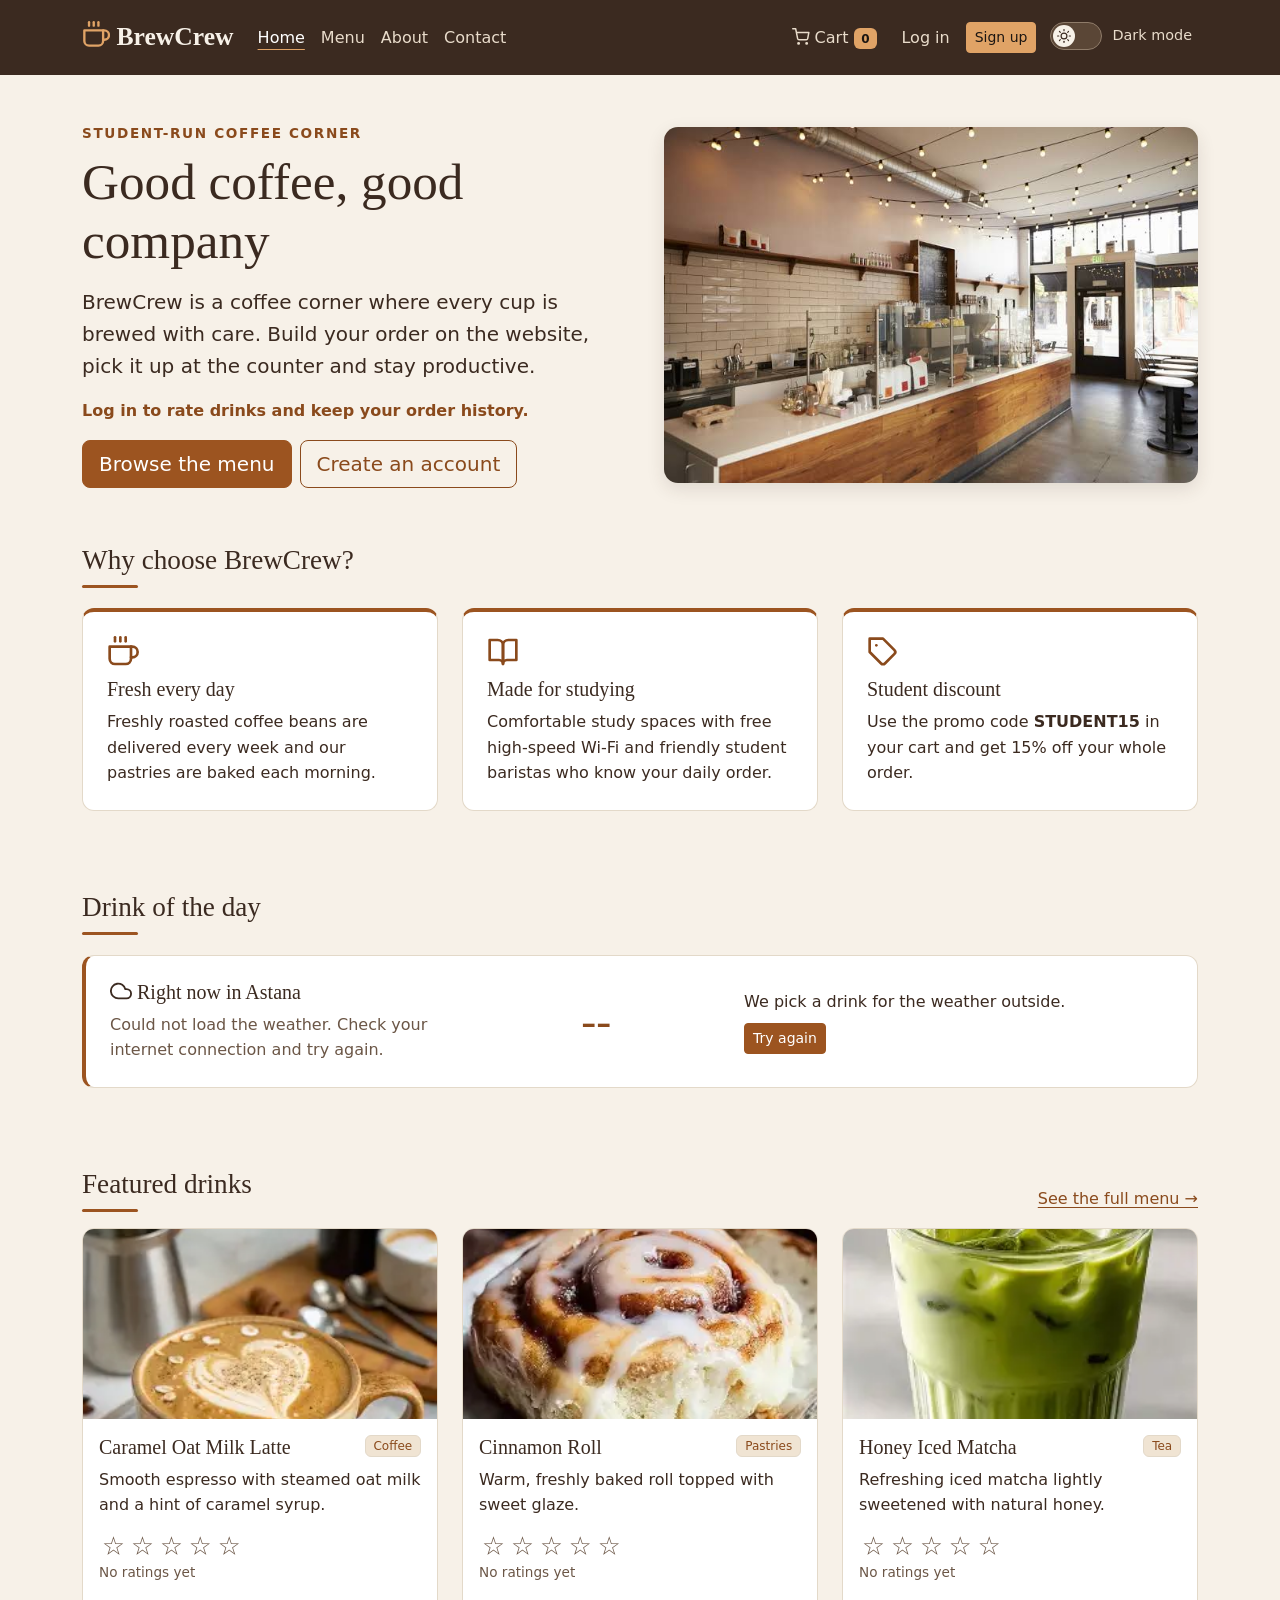
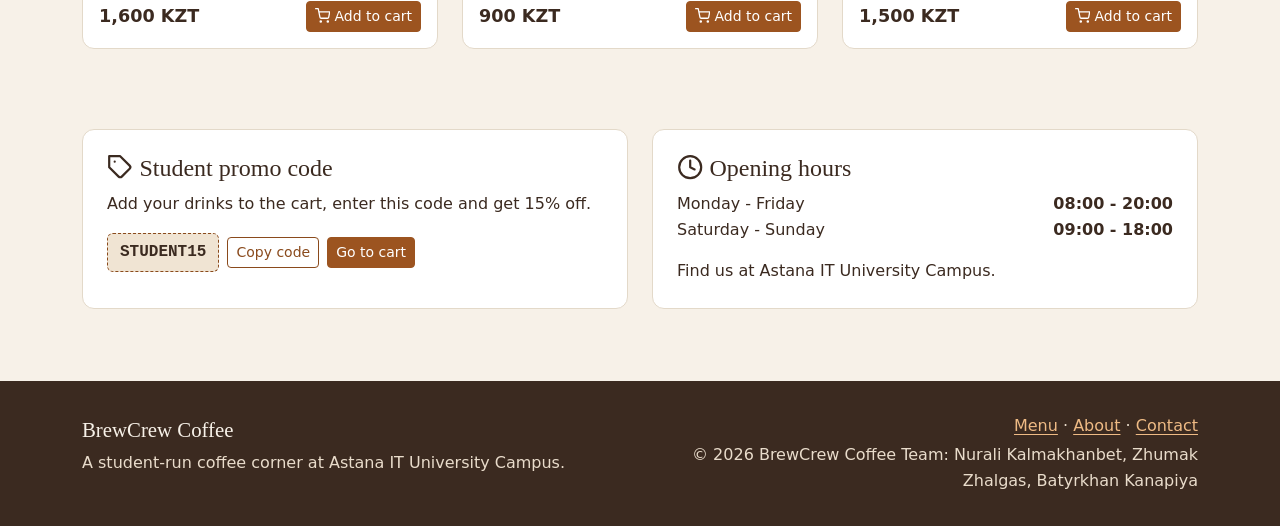
<file: index.html>
<!DOCTYPE html>
<html lang="en">
<head>
    <meta charset="UTF-8">
    <meta name="viewport" content="width=device-width, initial-scale=1.0">
    <title>Home | BrewCrew Coffee</title>
    <meta name="description" content="BrewCrew is a student-run coffee corner. Browse the menu, rate drinks and order online.">
    <link rel="icon" href="data:image/svg+xml,%3Csvg xmlns='http://www.w3.org/2000/svg' viewBox='0 0 100 100'%3E%3Ctext y='.9em' font-size='90'%3E%E2%98%95%3C/text%3E%3C/svg%3E">
    <script>
        (function () {
            var theme = null;
            try { theme = localStorage.getItem("theme"); } catch (e) { }
            if (theme !== "dark" && theme !== "light") {
                theme = "light";
                if (window.matchMedia && window.matchMedia("(prefers-color-scheme: dark)").matches) {
                    theme = "dark";
                }
            }
            document.documentElement.setAttribute("data-bs-theme", theme);
        })();
    </script>
    <link href="https://cdn.jsdelivr.net/npm/bootstrap@5.3.3/dist/css/bootstrap.min.css" rel="stylesheet">
    <link rel="stylesheet" href="css/style.css">
</head>
<body>
    <a class="skip-link" href="#main">Skip to content</a>

    <header>
        <nav class="navbar navbar-expand-lg site-nav" data-bs-theme="dark" aria-label="Main navigation">
            <div class="container">
                <a class="navbar-brand" href="index.html"><span class="icon brand-icon" data-icon="coffee" aria-hidden="true"></span>BrewCrew</a>
                <button class="navbar-toggler" type="button" data-bs-toggle="collapse" data-bs-target="#navbarNav" aria-controls="navbarNav" aria-expanded="false" aria-label="Toggle navigation">
                    <span class="navbar-toggler-icon"></span>
                </button>
                <div class="collapse navbar-collapse" id="navbarNav">
                    <ul class="navbar-nav me-auto">
                        <li class="nav-item"><a class="nav-link active" aria-current="page" href="index.html">Home</a></li>
                        <li class="nav-item"><a class="nav-link" href="menu.html">Menu</a></li>
                        <li class="nav-item"><a class="nav-link" href="about.html">About</a></li>
                        <li class="nav-item"><a class="nav-link" href="contact.html">Contact</a></li>
                    </ul>
                    <ul class="navbar-nav align-items-lg-center gap-lg-2">
                        <li class="nav-item">
                            <a class="nav-link" href="cart.html"><span class="icon" data-icon="cart" aria-hidden="true"></span> Cart <span class="badge cart-badge" id="cart-count">0</span></a>
                        </li>
                        <li class="nav-item d-flex align-items-center gap-2 py-2 py-lg-0" id="nav-auth">
                            <a class="nav-link py-0" href="login.html">Log in</a>
                            <a class="btn btn-sm btn-primary" href="signup.html">Sign up</a>
                        </li>
                        <li class="nav-item py-2 py-lg-0">
                            <button type="button" id="theme-btn" class="theme-switch" role="switch" aria-checked="false" aria-label="Switch to dark mode"><span class="theme-track"><span class="theme-thumb"><span class="icon" data-icon="sun" aria-hidden="true"></span></span></span><span class="theme-label">Dark mode</span></button>
                        </li>
                    </ul>
                </div>
            </div>
        </nav>
    </header>

    <main id="main">
        <section class="hero">
            <div class="container">
                <div class="row align-items-center g-4 g-lg-5">
                    <div class="col-lg-6">
                        <p class="eyebrow">Student-run coffee corner</p>
                        <h1>Good coffee, good company</h1>
                        <p class="lead">BrewCrew is a coffee corner where every cup is brewed with care. Build your order on the website, pick it up at the counter and stay productive.</p>
                        <p id="greeting" class="greeting"></p>
                        <div class="d-flex flex-wrap gap-2">
                            <a class="btn btn-primary btn-lg" href="menu.html">Browse the menu</a>
                            <a class="btn btn-outline-primary btn-lg" id="hero-account-btn" href="signup.html">Create an account</a>
                        </div>
                    </div>
                    <div class="col-lg-6">
                        <img class="hero-img" src="images/hero.jpg" width="678" height="452" alt="Inside the BrewCrew coffee shop: the counter, a pastry display and seating">
                    </div>
                </div>
            </div>
        </section>

        <section class="container section">
            <h2 class="section-title">Why choose BrewCrew?</h2>
            <div class="row g-4">
                <div class="col-md-4">
                    <div class="card feature h-100">
                        <span class="icon icon-lg feature-icon" data-icon="coffee" aria-hidden="true"></span>
                        <h3 class="h5">Fresh every day</h3>
                        <p class="mb-0">Freshly roasted coffee beans are delivered every week and our pastries are baked each morning.</p>
                    </div>
                </div>
                <div class="col-md-4">
                    <div class="card feature h-100">
                        <span class="icon icon-lg feature-icon" data-icon="book" aria-hidden="true"></span>
                        <h3 class="h5">Made for studying</h3>
                        <p class="mb-0">Comfortable study spaces with free high-speed Wi-Fi and friendly student baristas who know your daily order.</p>
                    </div>
                </div>
                <div class="col-md-4">
                    <div class="card feature h-100">
                        <span class="icon icon-lg feature-icon" data-icon="tag" aria-hidden="true"></span>
                        <h3 class="h5">Student discount</h3>
                        <p class="mb-0">Use the promo code <strong>STUDENT15</strong> in your cart and get 15% off your whole order.</p>
                    </div>
                </div>
            </div>
        </section>

        <section class="container section" id="weather-section">
            <h2 class="section-title">Drink of the day</h2>
            <div class="card weather-card p-4">
                <div class="row align-items-center g-4">
                    <div class="col-md-4">
                        <h3 class="h5 mb-2"><span class="icon" data-icon="cloud" aria-hidden="true"></span> Right now in Astana</h3>
                        <p id="weather-status" class="mb-0 text-body-secondary" role="status">Loading the weather...</p>
                    </div>
                    <div class="col-md-3 text-md-center">
                        <div id="weather-temp" class="weather-temp" aria-live="polite">--</div>
                        <div id="weather-desc" class="text-body-secondary"></div>
                    </div>
                    <div class="col-md-5">
                        <p id="weather-tip" class="mb-2">We pick a drink for the weather outside.</p>
                        <div id="weather-links" class="d-flex flex-wrap gap-2"></div>
                        <button type="button" id="weather-retry-btn" class="btn btn-primary btn-sm" hidden>Try again</button>
                    </div>
                </div>
            </div>
        </section>

        <section class="container section">
            <div class="d-flex flex-wrap justify-content-between align-items-end gap-2 mb-3">
                <h2 class="section-title mb-0">Featured drinks</h2>
                <a href="menu.html">See the full menu &rarr;</a>
            </div>
            <div class="row row-cols-1 row-cols-md-2 row-cols-lg-3 g-4" id="featured-grid"></div>
        </section>

        <section class="container section">
            <div class="row g-4">
                <div class="col-lg-6">
                    <div class="card h-100 p-4">
                        <h2 class="h4"><span class="icon" data-icon="tag" aria-hidden="true"></span> Student promo code</h2>
                        <p>Add your drinks to the cart, enter this code and get 15% off.</p>
                        <div class="d-flex flex-wrap align-items-center gap-2">
                            <span class="code-box">STUDENT15</span>
                            <button type="button" class="btn btn-outline-primary btn-sm copy-btn" data-copy="STUDENT15">Copy code</button>
                            <a class="btn btn-primary btn-sm" href="cart.html">Go to cart</a>
                        </div>
                    </div>
                </div>
                <div class="col-lg-6">
                    <div class="card h-100 p-4">
                        <h2 class="h4"><span class="icon" data-icon="clock" aria-hidden="true"></span> Opening hours</h2>
                        <ul class="list-unstyled mb-3">
                            <li class="d-flex justify-content-between"><span>Monday - Friday</span><strong>08:00 - 20:00</strong></li>
                            <li class="d-flex justify-content-between"><span>Saturday - Sunday</span><strong>09:00 - 18:00</strong></li>
                        </ul>
                        <p class="mb-0">Find us at Astana IT University Campus.</p>
                    </div>
                </div>
            </div>
        </section>
    </main>

    <footer class="site-footer">
        <div class="container">
            <div class="row gy-3">
                <div class="col-md-6">
                    <p class="footer-brand">BrewCrew Coffee</p>
                    <p class="mb-0">A student-run coffee corner at Astana IT University Campus.</p>
                </div>
                <div class="col-md-6 text-md-end">
                    <p class="mb-1"><a href="menu.html">Menu</a> &middot; <a href="about.html">About</a> &middot; <a href="contact.html">Contact</a></p>
                    <p class="mb-0">&copy; 2026 BrewCrew Coffee Team: Nurali Kalmakhanbet, Zhumak Zhalgas, Batyrkhan Kanapiya</p>
                </div>
            </div>
        </div>
    </footer>

    <script src="https://cdn.jsdelivr.net/npm/bootstrap@5.3.3/dist/js/bootstrap.bundle.min.js"></script>
    <script src="js/script.js"></script>
    <script src="js/menu-data.js"></script>
    <script src="js/shop.js"></script>
    <script src="js/home.js"></script>
    <script src="js/weather.js"></script>
</body>
</html>
</file>
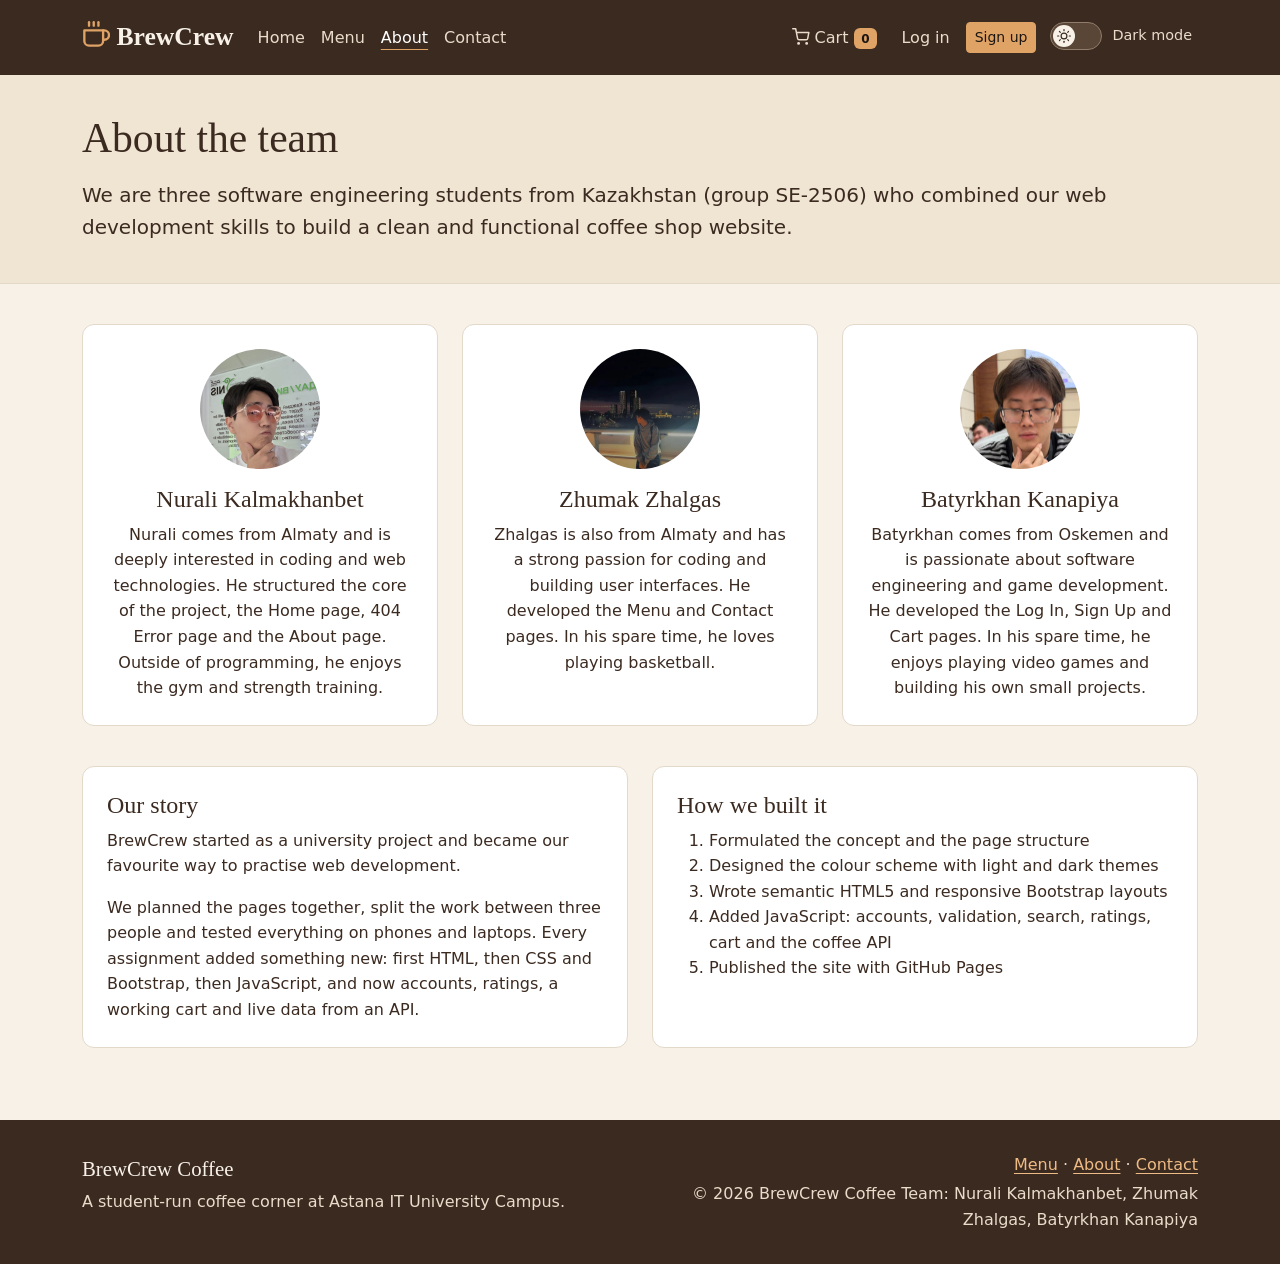
<file: about.html>
<!DOCTYPE html>
<html lang="en">
<head>
    <meta charset="UTF-8">
    <meta name="viewport" content="width=device-width, initial-scale=1.0">
    <title>About us | BrewCrew Coffee</title>
    <meta name="description" content="Meet the two students behind BrewCrew Coffee and learn how the website was built.">
    <link rel="icon" href="data:image/svg+xml,%3Csvg xmlns='http://www.w3.org/2000/svg' viewBox='0 0 100 100'%3E%3Ctext y='.9em' font-size='90'%3E%E2%98%95%3C/text%3E%3C/svg%3E">
    <script>
        (function () {
            var theme = null;
            try { theme = localStorage.getItem("theme"); } catch (e) { }
            if (theme !== "dark" && theme !== "light") {
                theme = "light";
                if (window.matchMedia && window.matchMedia("(prefers-color-scheme: dark)").matches) {
                    theme = "dark";
                }
            }
            document.documentElement.setAttribute("data-bs-theme", theme);
        })();
    </script>
    <link href="https://cdn.jsdelivr.net/npm/bootstrap@5.3.3/dist/css/bootstrap.min.css" rel="stylesheet">
    <link rel="stylesheet" href="css/style.css">
</head>
<body>
    <a class="skip-link" href="#main">Skip to content</a>

    <header>
        <nav class="navbar navbar-expand-lg site-nav" data-bs-theme="dark" aria-label="Main navigation">
            <div class="container">
                <a class="navbar-brand" href="index.html"><span class="icon brand-icon" data-icon="coffee" aria-hidden="true"></span>BrewCrew</a>
                <button class="navbar-toggler" type="button" data-bs-toggle="collapse" data-bs-target="#navbarNav" aria-controls="navbarNav" aria-expanded="false" aria-label="Toggle navigation">
                    <span class="navbar-toggler-icon"></span>
                </button>
                <div class="collapse navbar-collapse" id="navbarNav">
                    <ul class="navbar-nav me-auto">
                        <li class="nav-item"><a class="nav-link" href="index.html">Home</a></li>
                        <li class="nav-item"><a class="nav-link" href="menu.html">Menu</a></li>
                        <li class="nav-item"><a class="nav-link active" aria-current="page" href="about.html">About</a></li>
                        <li class="nav-item"><a class="nav-link" href="contact.html">Contact</a></li>
                    </ul>
                    <ul class="navbar-nav align-items-lg-center gap-lg-2">
                        <li class="nav-item">
                            <a class="nav-link" href="cart.html"><span class="icon" data-icon="cart" aria-hidden="true"></span> Cart <span class="badge cart-badge" id="cart-count">0</span></a>
                        </li>
                        <li class="nav-item d-flex align-items-center gap-2 py-2 py-lg-0" id="nav-auth">
                            <a class="nav-link py-0" href="login.html">Log in</a>
                            <a class="btn btn-sm btn-primary" href="signup.html">Sign up</a>
                        </li>
                        <li class="nav-item py-2 py-lg-0">
                            <button type="button" id="theme-btn" class="theme-switch" role="switch" aria-checked="false" aria-label="Switch to dark mode"><span class="theme-track"><span class="theme-thumb"><span class="icon" data-icon="sun" aria-hidden="true"></span></span></span><span class="theme-label">Dark mode</span></button>
                        </li>
                    </ul>
                </div>
            </div>
        </nav>
    </header>

    <main id="main">
        <section class="page-header">
            <div class="container">
                <h1>About the team</h1>
                <p class="lead mb-0">We are three software engineering students from Kazakhstan (group SE-2506) who combined our web development skills to build a clean and functional coffee shop website.</p>
            </div>
        </section>

        <section class="container section">
            <div class="row g-4">
                <div class="col-lg-4">
                    <div class="card h-100 p-4">
                        <div class="d-flex flex-column align-items-center text-center gap-3">
                            <img class="profile-img" src="images/nurali.jpg" width="120" height="120" alt="Portrait of Nurali Kalmakhanbet">
                            <div>
                                <h2 class="h4">Nurali Kalmakhanbet</h2>
                                <p class="mb-0">Nurali comes from Almaty and is deeply interested in coding and web technologies. He structured the core of the project, the Home page, 404 Error page and the About page. Outside of programming, he enjoys the gym and strength training.</p>
                            </div>
                        </div>
                    </div>
                </div>
                <div class="col-lg-4">
                    <div class="card h-100 p-4">
                        <div class="d-flex flex-column align-items-center text-center gap-3">
                            <img class="profile-img" src="images/zhalgas.jpg" width="120" height="120" alt="Portrait of Zhumak Zhalgas">
                            <div>
                                <h2 class="h4">Zhumak Zhalgas</h2>
                                <p class="mb-0">Zhalgas is also from Almaty and has a strong passion for coding and building user interfaces. He developed the Menu and Contact pages. In his spare time, he loves playing basketball.</p>
                            </div>
                        </div>
                    </div>
                </div>
                <div class="col-lg-4">
                    <div class="card h-100 p-4">
                        <div class="d-flex flex-column align-items-center text-center gap-3">
                            <img class="profile-img" src="images/batyrkhan.jpg" width="120" height="120" alt="Portrait of Batyrkhan Kanapiya working on a laptop">
                            <div>
                                <h2 class="h4">Batyrkhan Kanapiya</h2>
                                <p class="mb-0">Batyrkhan comes from Oskemen and is passionate about software engineering and game development. He developed the Log In, Sign Up and Cart pages. In his spare time, he enjoys playing video games and building his own small projects.</p>
                            </div>
                        </div>
                    </div>
                </div>
            </div>
        </section>

        <section class="container section pt-0">
            <div class="row g-4">
                <div class="col-lg-6">
                    <div class="card h-100 p-4">
                        <h2 class="h4">Our story</h2>
                        <p>BrewCrew started as a university project and became our favourite way to practise web development.</p>
                        <p class="mb-0">We planned the pages together, split the work between three people and tested everything on phones and laptops. Every assignment added something new: first HTML, then CSS and Bootstrap, then JavaScript, and now accounts, ratings, a working cart and live data from an API.</p>
                    </div>
                </div>
                <div class="col-lg-6">
                    <div class="card h-100 p-4">
                        <h2 class="h4">How we built it</h2>
                        <ol class="mb-0">
                            <li>Formulated the concept and the page structure</li>
                            <li>Designed the colour scheme with light and dark themes</li>
                            <li>Wrote semantic HTML5 and responsive Bootstrap layouts</li>
                            <li>Added JavaScript: accounts, validation, search, ratings, cart and the coffee API</li>
                            <li>Published the site with GitHub Pages</li>
                        </ol>
                    </div>
                </div>
            </div>
        </section>
    </main>

    <footer class="site-footer">
        <div class="container">
            <div class="row gy-3">
                <div class="col-md-6">
                    <p class="footer-brand">BrewCrew Coffee</p>
                    <p class="mb-0">A student-run coffee corner at Astana IT University Campus.</p>
                </div>
                <div class="col-md-6 text-md-end">
                    <p class="mb-1"><a href="menu.html">Menu</a> &middot; <a href="about.html">About</a> &middot; <a href="contact.html">Contact</a></p>
                    <p class="mb-0">&copy; 2026 BrewCrew Coffee Team: Nurali Kalmakhanbet, Zhumak Zhalgas, Batyrkhan Kanapiya</p>
                </div>
            </div>
        </div>
    </footer>

    <script src="https://cdn.jsdelivr.net/npm/bootstrap@5.3.3/dist/js/bootstrap.bundle.min.js"></script>
    <script src="js/script.js"></script>
</body>
</html>
</file>
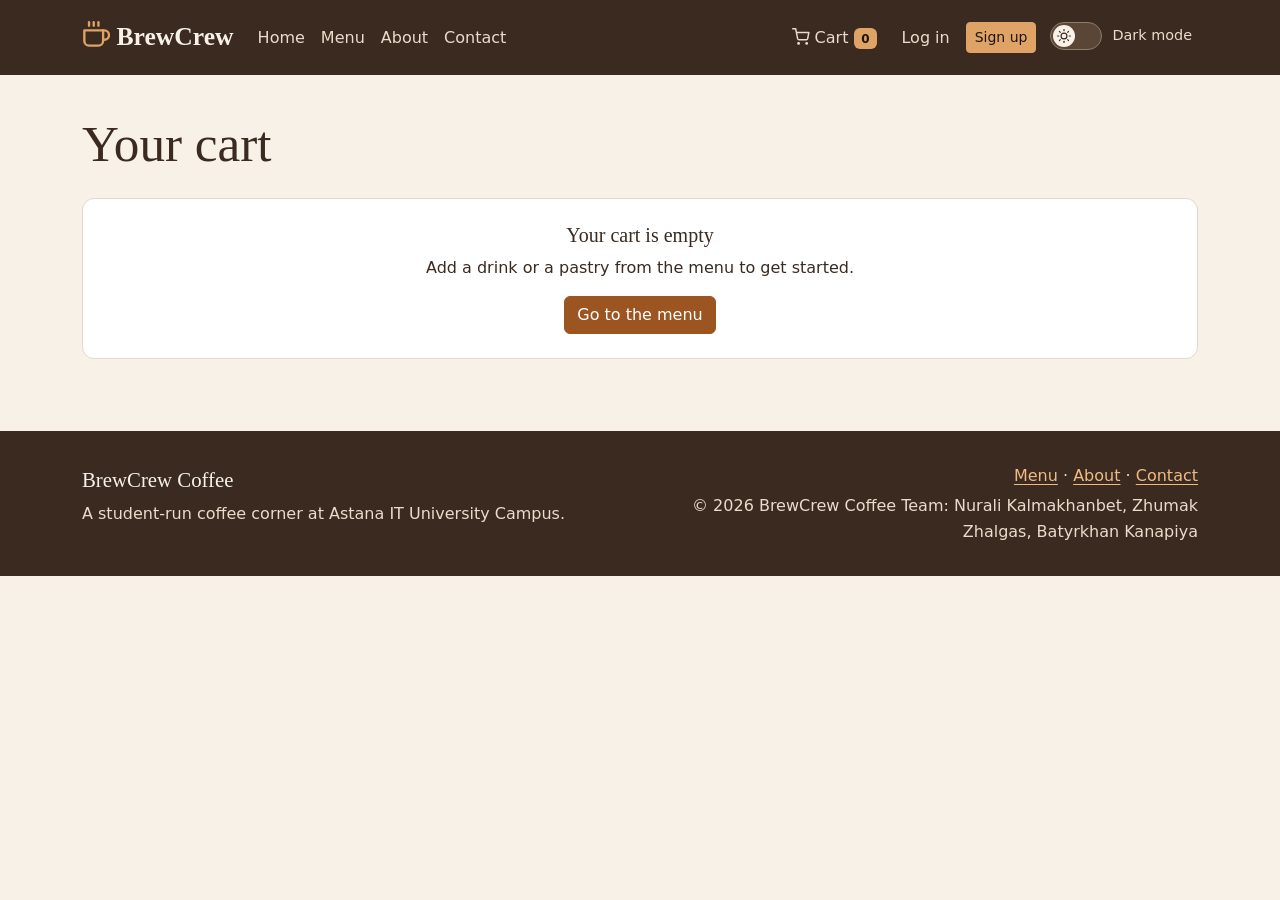
<file: cart.html>
<!DOCTYPE html>
<html lang="en">
<head>
    <meta charset="UTF-8">
    <meta name="viewport" content="width=device-width, initial-scale=1.0">
    <title>Cart | BrewCrew Coffee</title>
    <meta name="description" content="Review your BrewCrew order, apply the student promo code and place your order.">
    <link rel="icon" href="data:image/svg+xml,%3Csvg xmlns='http://www.w3.org/2000/svg' viewBox='0 0 100 100'%3E%3Ctext y='.9em' font-size='90'%3E%E2%98%95%3C/text%3E%3C/svg%3E">
    <script>
        (function () {
            var theme = null;
            try { theme = localStorage.getItem("theme"); } catch (e) { }
            if (theme !== "dark" && theme !== "light") {
                theme = "light";
                if (window.matchMedia && window.matchMedia("(prefers-color-scheme: dark)").matches) {
                    theme = "dark";
                }
            }
            document.documentElement.setAttribute("data-bs-theme", theme);
        })();
    </script>
    <link href="https://cdn.jsdelivr.net/npm/bootstrap@5.3.3/dist/css/bootstrap.min.css" rel="stylesheet">
    <link rel="stylesheet" href="css/style.css">
</head>
<body>
    <a class="skip-link" href="#main">Skip to content</a>

    <header>
        <nav class="navbar navbar-expand-lg site-nav" data-bs-theme="dark" aria-label="Main navigation">
            <div class="container">
                <a class="navbar-brand" href="index.html"><span class="icon brand-icon" data-icon="coffee" aria-hidden="true"></span>BrewCrew</a>
                <button class="navbar-toggler" type="button" data-bs-toggle="collapse" data-bs-target="#navbarNav" aria-controls="navbarNav" aria-expanded="false" aria-label="Toggle navigation">
                    <span class="navbar-toggler-icon"></span>
                </button>
                <div class="collapse navbar-collapse" id="navbarNav">
                    <ul class="navbar-nav me-auto">
                        <li class="nav-item"><a class="nav-link" href="index.html">Home</a></li>
                        <li class="nav-item"><a class="nav-link" href="menu.html">Menu</a></li>
                        <li class="nav-item"><a class="nav-link" href="about.html">About</a></li>
                        <li class="nav-item"><a class="nav-link" href="contact.html">Contact</a></li>
                    </ul>
                    <ul class="navbar-nav align-items-lg-center gap-lg-2">
                        <li class="nav-item">
                            <a class="nav-link" href="cart.html"><span class="icon" data-icon="cart" aria-hidden="true"></span> Cart <span class="badge cart-badge" id="cart-count">0</span></a>
                        </li>
                        <li class="nav-item d-flex align-items-center gap-2 py-2 py-lg-0" id="nav-auth">
                            <a class="nav-link py-0" href="login.html">Log in</a>
                            <a class="btn btn-sm btn-primary" href="signup.html">Sign up</a>
                        </li>
                        <li class="nav-item py-2 py-lg-0">
                            <button type="button" id="theme-btn" class="theme-switch" role="switch" aria-checked="false" aria-label="Switch to dark mode"><span class="theme-track"><span class="theme-thumb"><span class="icon" data-icon="sun" aria-hidden="true"></span></span></span><span class="theme-label">Dark mode</span></button>
                        </li>
                    </ul>
                </div>
            </div>
        </nav>
    </header>

    <main id="main" class="container section">
        <h1 class="mb-4">Your cart</h1>

        <div id="cart-empty" class="card p-4 text-center" hidden>
            <h2 class="h5">Your cart is empty</h2>
            <p>Add a drink or a pastry from the menu to get started.</p>
            <div><a class="btn btn-primary" href="menu.html">Go to the menu</a></div>
        </div>

        <div id="cart-content" class="row g-4" hidden>
            <div class="col-lg-8">
                <div class="card">
                    <ul id="cart-list" class="list-group list-group-flush"></ul>
                </div>
            </div>
            <div class="col-lg-4">
                <div class="card p-4">
                    <h2 class="h5">Order summary</h2>
                    <dl class="summary-list">
                        <div><dt>Subtotal</dt><dd id="sum-subtotal">0 KZT</dd></div>
                        <div id="sum-discount-row" hidden><dt>Promo discount (15%)</dt><dd id="sum-discount">0 KZT</dd></div>
                        <div class="total"><dt>Total</dt><dd id="sum-total">0 KZT</dd></div>
                    </dl>

                    <form id="promo-form" novalidate>
                        <label for="promo-input" class="form-label">Promo code</label>
                        <div class="input-group">
                            <input type="text" id="promo-input" class="form-control" placeholder="STUDENT15" autocomplete="off">
                            <button type="submit" class="btn btn-outline-primary" id="promo-btn">Apply</button>
                        </div>
                        <div id="promo-message" class="form-text" role="status"></div>
                    </form>

                    <button type="button" id="order-btn" class="btn btn-primary w-100 mt-4">Place order</button>
                    <button type="button" id="clear-btn" class="btn btn-outline-secondary w-100 mt-2">Clear cart</button>
                    <div id="order-alert" class="alert alert-warning mt-3 mb-0" role="alert" hidden>
                        Please <a href="login.html">log in</a> or <a href="signup.html">create an account</a> to place your order. Your cart will be kept.
                    </div>
                </div>
            </div>
        </div>

        <div id="order-done" class="card p-4 p-md-5 text-center" hidden>
            <h2>Thank you for your order!</h2>
            <p class="mb-1">Your order number is <strong id="done-number"></strong>.</p>
            <p>Total to pay at the counter: <strong id="done-total"></strong></p>
            <div class="d-flex flex-wrap justify-content-center gap-2">
                <a class="btn btn-primary" href="profile.html">See my orders</a>
                <a class="btn btn-outline-primary" href="menu.html">Back to the menu</a>
            </div>
        </div>
    </main>

    <footer class="site-footer">
        <div class="container">
            <div class="row gy-3">
                <div class="col-md-6">
                    <p class="footer-brand">BrewCrew Coffee</p>
                    <p class="mb-0">A student-run coffee corner at Astana IT University Campus.</p>
                </div>
                <div class="col-md-6 text-md-end">
                    <p class="mb-1"><a href="menu.html">Menu</a> &middot; <a href="about.html">About</a> &middot; <a href="contact.html">Contact</a></p>
                    <p class="mb-0">&copy; 2026 BrewCrew Coffee Team: Nurali Kalmakhanbet, Zhumak Zhalgas, Batyrkhan Kanapiya</p>
                </div>
            </div>
        </div>
    </footer>

    <script src="https://cdn.jsdelivr.net/npm/bootstrap@5.3.3/dist/js/bootstrap.bundle.min.js"></script>
    <script src="js/script.js"></script>
    <script src="js/menu-data.js"></script>
    <script src="js/cart.js"></script>
</body>
</html>
</file>
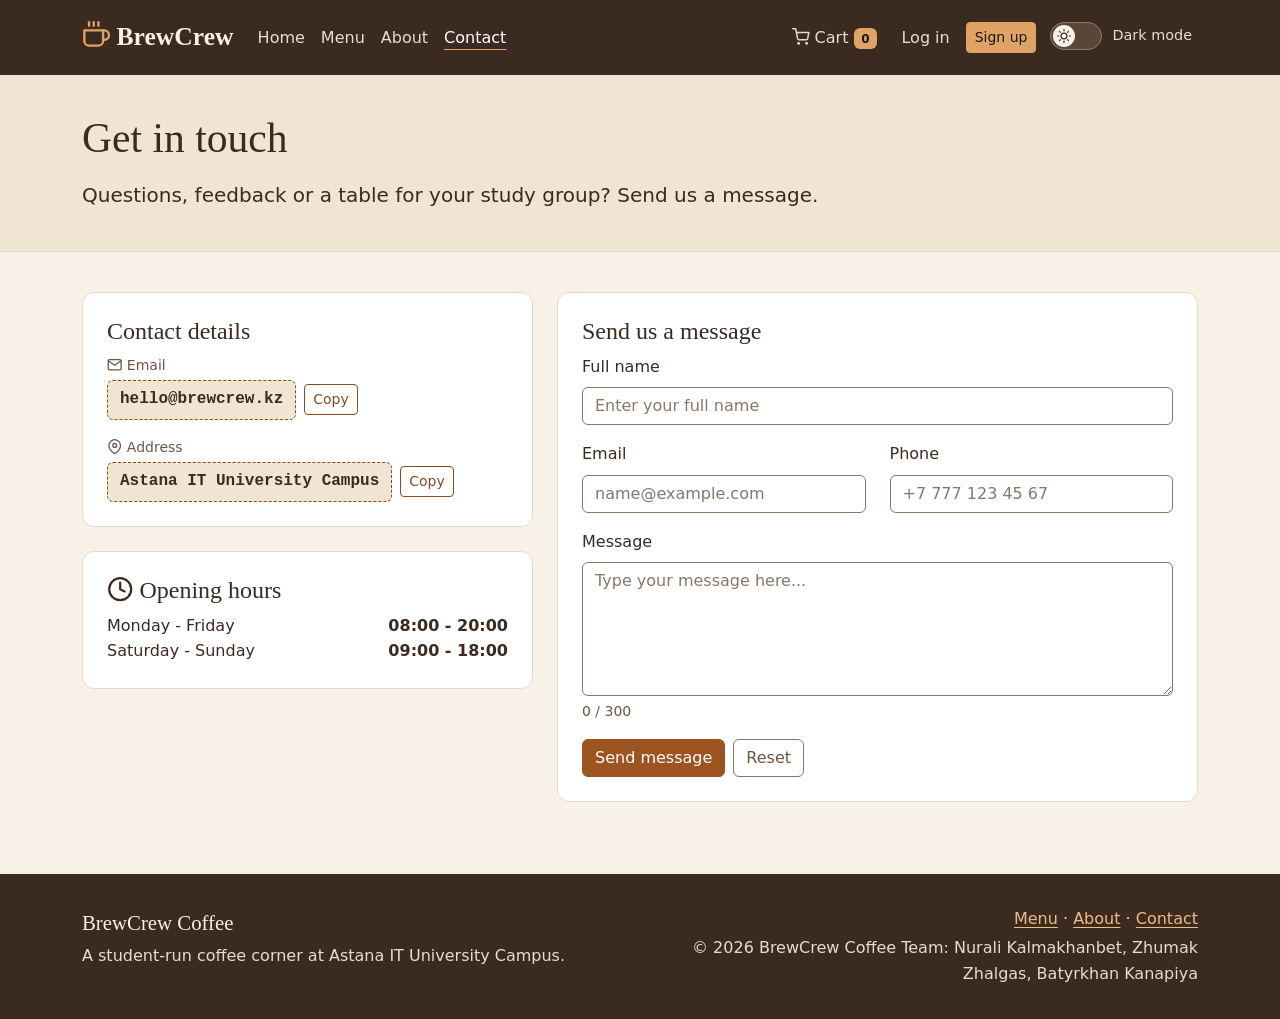
<file: contact.html>
<!DOCTYPE html>
<html lang="en">
<head>
    <meta charset="UTF-8">
    <meta name="viewport" content="width=device-width, initial-scale=1.0">
    <title>Contact | BrewCrew Coffee</title>
    <meta name="description" content="Contact the BrewCrew team: email, address, opening hours and a message form.">
    <link rel="icon" href="data:image/svg+xml,%3Csvg xmlns='http://www.w3.org/2000/svg' viewBox='0 0 100 100'%3E%3Ctext y='.9em' font-size='90'%3E%E2%98%95%3C/text%3E%3C/svg%3E">
    <script>
        (function () {
            var theme = null;
            try { theme = localStorage.getItem("theme"); } catch (e) { }
            if (theme !== "dark" && theme !== "light") {
                theme = "light";
                if (window.matchMedia && window.matchMedia("(prefers-color-scheme: dark)").matches) {
                    theme = "dark";
                }
            }
            document.documentElement.setAttribute("data-bs-theme", theme);
        })();
    </script>
    <link href="https://cdn.jsdelivr.net/npm/bootstrap@5.3.3/dist/css/bootstrap.min.css" rel="stylesheet">
    <link rel="stylesheet" href="css/style.css">
</head>
<body>
    <a class="skip-link" href="#main">Skip to content</a>

    <header>
        <nav class="navbar navbar-expand-lg site-nav" data-bs-theme="dark" aria-label="Main navigation">
            <div class="container">
                <a class="navbar-brand" href="index.html"><span class="icon brand-icon" data-icon="coffee" aria-hidden="true"></span>BrewCrew</a>
                <button class="navbar-toggler" type="button" data-bs-toggle="collapse" data-bs-target="#navbarNav" aria-controls="navbarNav" aria-expanded="false" aria-label="Toggle navigation">
                    <span class="navbar-toggler-icon"></span>
                </button>
                <div class="collapse navbar-collapse" id="navbarNav">
                    <ul class="navbar-nav me-auto">
                        <li class="nav-item"><a class="nav-link" href="index.html">Home</a></li>
                        <li class="nav-item"><a class="nav-link" href="menu.html">Menu</a></li>
                        <li class="nav-item"><a class="nav-link" href="about.html">About</a></li>
                        <li class="nav-item"><a class="nav-link active" aria-current="page" href="contact.html">Contact</a></li>
                    </ul>
                    <ul class="navbar-nav align-items-lg-center gap-lg-2">
                        <li class="nav-item">
                            <a class="nav-link" href="cart.html"><span class="icon" data-icon="cart" aria-hidden="true"></span> Cart <span class="badge cart-badge" id="cart-count">0</span></a>
                        </li>
                        <li class="nav-item d-flex align-items-center gap-2 py-2 py-lg-0" id="nav-auth">
                            <a class="nav-link py-0" href="login.html">Log in</a>
                            <a class="btn btn-sm btn-primary" href="signup.html">Sign up</a>
                        </li>
                        <li class="nav-item py-2 py-lg-0">
                            <button type="button" id="theme-btn" class="theme-switch" role="switch" aria-checked="false" aria-label="Switch to dark mode"><span class="theme-track"><span class="theme-thumb"><span class="icon" data-icon="sun" aria-hidden="true"></span></span></span><span class="theme-label">Dark mode</span></button>
                        </li>
                    </ul>
                </div>
            </div>
        </nav>
    </header>

    <main id="main">
        <section class="page-header">
            <div class="container">
                <h1>Get in touch</h1>
                <p class="lead mb-0">Questions, feedback or a table for your study group? Send us a message.</p>
            </div>
        </section>

        <section class="container section">
            <div class="row g-4">
                <div class="col-lg-5">
                    <div class="card p-4 mb-4">
                        <h2 class="h4">Contact details</h2>
                        <p class="mb-1 small text-body-secondary"><span class="icon" data-icon="mail" aria-hidden="true"></span> Email</p>
                        <div class="d-flex flex-wrap align-items-center gap-2 mb-3">
                            <span class="code-box">hello@brewcrew.kz</span>
                            <button type="button" class="btn btn-outline-primary btn-sm copy-btn" data-copy="hello@brewcrew.kz">Copy</button>
                        </div>
                        <p class="mb-1 small text-body-secondary"><span class="icon" data-icon="pin" aria-hidden="true"></span> Address</p>
                        <div class="d-flex flex-wrap align-items-center gap-2">
                            <span class="code-box">Astana IT University Campus</span>
                            <button type="button" class="btn btn-outline-primary btn-sm copy-btn" data-copy="Astana IT University Campus">Copy</button>
                        </div>
                    </div>
                    <div class="card p-4">
                        <h2 class="h4"><span class="icon" data-icon="clock" aria-hidden="true"></span> Opening hours</h2>
                        <ul class="list-unstyled mb-0">
                            <li class="d-flex justify-content-between"><span>Monday - Friday</span><strong>08:00 - 20:00</strong></li>
                            <li class="d-flex justify-content-between"><span>Saturday - Sunday</span><strong>09:00 - 18:00</strong></li>
                        </ul>
                    </div>
                </div>

                <div class="col-lg-7">
                    <div class="card p-4">
                        <h2 class="h4">Send us a message</h2>
                        <form id="contact-form" novalidate>
                            <div class="mb-3">
                                <label for="contact-name" class="form-label">Full name</label>
                                <input type="text" id="contact-name" class="form-control" autocomplete="name" placeholder="Enter your full name">
                                <div class="invalid-feedback" id="contact-name-error"></div>
                            </div>
                            <div class="row">
                                <div class="col-md-6 mb-3">
                                    <label for="contact-email" class="form-label">Email</label>
                                    <input type="text" inputmode="email" id="contact-email" class="form-control" autocomplete="email" placeholder="name@example.com">
                                    <div class="invalid-feedback" id="contact-email-error"></div>
                                </div>
                                <div class="col-md-6 mb-3">
                                    <label for="contact-phone" class="form-label">Phone</label>
                                    <input type="text" inputmode="tel" id="contact-phone" class="form-control" autocomplete="tel" placeholder="+7 777 123 45 67">
                                    <div class="invalid-feedback" id="contact-phone-error"></div>
                                </div>
                            </div>
                            <div class="mb-3">
                                <label for="contact-message" class="form-label">Message</label>
                                <textarea id="contact-message" class="form-control" rows="5" placeholder="Type your message here..."></textarea>
                                <div class="invalid-feedback" id="contact-message-error"></div>
                                <div class="form-text" id="char-count">0 / 300</div>
                            </div>
                            <div class="d-flex flex-wrap gap-2">
                                <button type="submit" class="btn btn-primary">Send message</button>
                                <button type="button" id="contact-reset" class="btn btn-outline-secondary">Reset</button>
                            </div>
                            <div id="contact-success" class="alert alert-success mt-3 mb-0" role="status" hidden></div>
                        </form>
                    </div>
                </div>
            </div>
        </section>
    </main>

    <footer class="site-footer">
        <div class="container">
            <div class="row gy-3">
                <div class="col-md-6">
                    <p class="footer-brand">BrewCrew Coffee</p>
                    <p class="mb-0">A student-run coffee corner at Astana IT University Campus.</p>
                </div>
                <div class="col-md-6 text-md-end">
                    <p class="mb-1"><a href="menu.html">Menu</a> &middot; <a href="about.html">About</a> &middot; <a href="contact.html">Contact</a></p>
                    <p class="mb-0">&copy; 2026 BrewCrew Coffee Team: Nurali Kalmakhanbet, Zhumak Zhalgas, Batyrkhan Kanapiya</p>
                </div>
            </div>
        </div>
    </footer>

    <script src="https://cdn.jsdelivr.net/npm/bootstrap@5.3.3/dist/js/bootstrap.bundle.min.js"></script>
    <script src="js/script.js"></script>
    <script src="js/validation.js"></script>
    <script src="js/contact.js"></script>
</body>
</html>
</file>
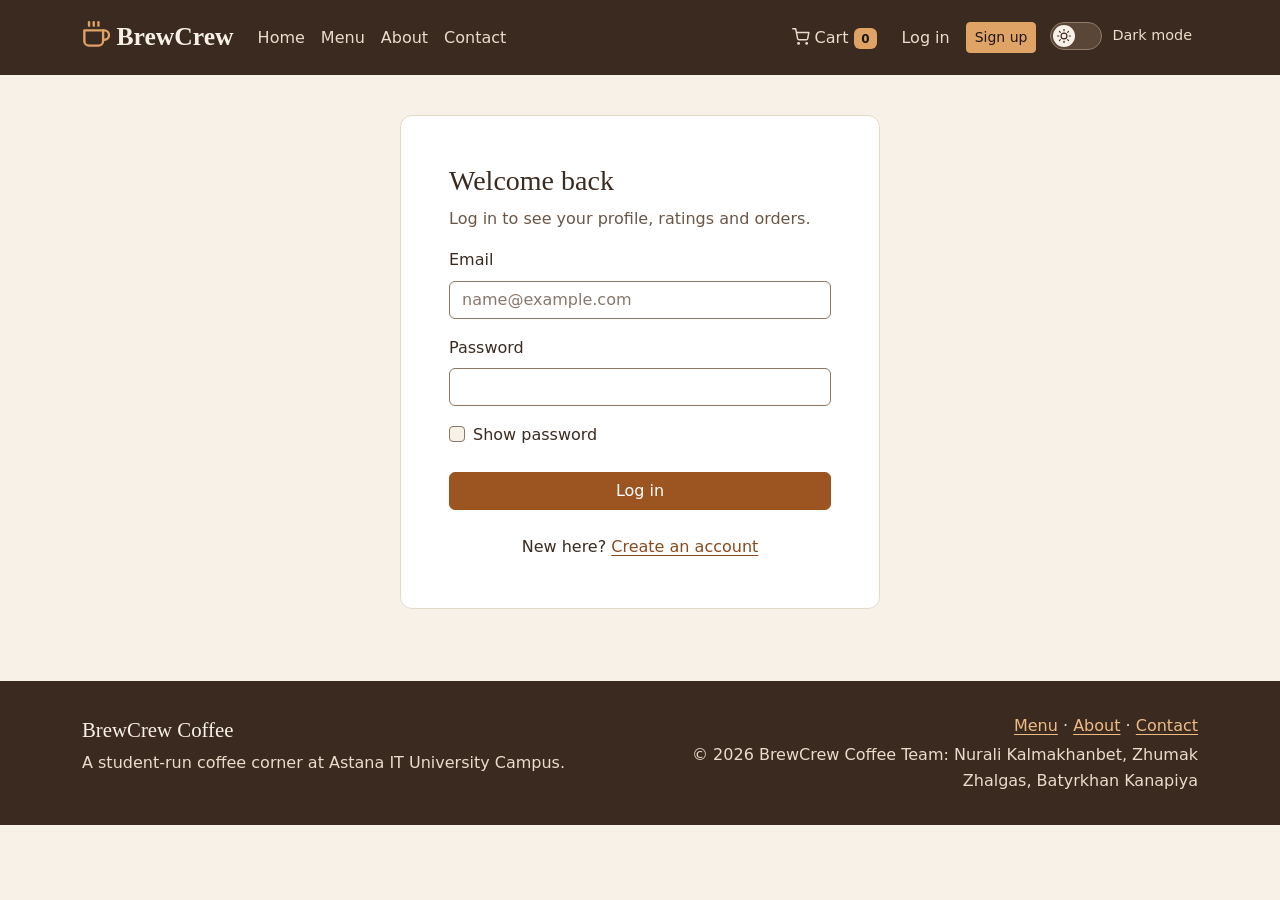
<file: login.html>
<!DOCTYPE html>
<html lang="en">
<head>
    <meta charset="UTF-8">
    <meta name="viewport" content="width=device-width, initial-scale=1.0">
    <title>Log in | BrewCrew Coffee</title>
    <meta name="description" content="Log in to your BrewCrew account.">
    <link rel="icon" href="data:image/svg+xml,%3Csvg xmlns='http://www.w3.org/2000/svg' viewBox='0 0 100 100'%3E%3Ctext y='.9em' font-size='90'%3E%E2%98%95%3C/text%3E%3C/svg%3E">
    <script>
        (function () {
            var theme = null;
            try { theme = localStorage.getItem("theme"); } catch (e) { }
            if (theme !== "dark" && theme !== "light") {
                theme = "light";
                if (window.matchMedia && window.matchMedia("(prefers-color-scheme: dark)").matches) {
                    theme = "dark";
                }
            }
            document.documentElement.setAttribute("data-bs-theme", theme);
        })();
    </script>
    <link href="https://cdn.jsdelivr.net/npm/bootstrap@5.3.3/dist/css/bootstrap.min.css" rel="stylesheet">
    <link rel="stylesheet" href="css/style.css">
</head>
<body>
    <a class="skip-link" href="#main">Skip to content</a>

    <header>
        <nav class="navbar navbar-expand-lg site-nav" data-bs-theme="dark" aria-label="Main navigation">
            <div class="container">
                <a class="navbar-brand" href="index.html"><span class="icon brand-icon" data-icon="coffee" aria-hidden="true"></span>BrewCrew</a>
                <button class="navbar-toggler" type="button" data-bs-toggle="collapse" data-bs-target="#navbarNav" aria-controls="navbarNav" aria-expanded="false" aria-label="Toggle navigation">
                    <span class="navbar-toggler-icon"></span>
                </button>
                <div class="collapse navbar-collapse" id="navbarNav">
                    <ul class="navbar-nav me-auto">
                        <li class="nav-item"><a class="nav-link" href="index.html">Home</a></li>
                        <li class="nav-item"><a class="nav-link" href="menu.html">Menu</a></li>
                        <li class="nav-item"><a class="nav-link" href="about.html">About</a></li>
                        <li class="nav-item"><a class="nav-link" href="contact.html">Contact</a></li>
                    </ul>
                    <ul class="navbar-nav align-items-lg-center gap-lg-2">
                        <li class="nav-item">
                            <a class="nav-link" href="cart.html"><span class="icon" data-icon="cart" aria-hidden="true"></span> Cart <span class="badge cart-badge" id="cart-count">0</span></a>
                        </li>
                        <li class="nav-item d-flex align-items-center gap-2 py-2 py-lg-0" id="nav-auth">
                            <a class="nav-link py-0" href="login.html">Log in</a>
                            <a class="btn btn-sm btn-primary" href="signup.html">Sign up</a>
                        </li>
                        <li class="nav-item py-2 py-lg-0">
                            <button type="button" id="theme-btn" class="theme-switch" role="switch" aria-checked="false" aria-label="Switch to dark mode"><span class="theme-track"><span class="theme-thumb"><span class="icon" data-icon="sun" aria-hidden="true"></span></span></span><span class="theme-label">Dark mode</span></button>
                        </li>
                    </ul>
                </div>
            </div>
        </nav>
    </header>

    <main id="main" class="container section">
        <div class="auth-card card p-4 p-md-5">
            <h1 class="h3">Welcome back</h1>
            <p class="text-body-secondary">Log in to see your profile, ratings and orders.</p>
            <div id="login-alert" class="alert alert-danger" role="alert" hidden></div>
            <form id="login-form" novalidate>
                <div class="mb-3">
                    <label for="login-email" class="form-label">Email</label>
                    <input type="text" inputmode="email" id="login-email" class="form-control" autocomplete="email" placeholder="name@example.com">
                    <div class="invalid-feedback" id="login-email-error"></div>
                </div>
                <div class="mb-3">
                    <label for="login-password" class="form-label">Password</label>
                    <input type="password" id="login-password" class="form-control" autocomplete="current-password">
                    <div class="invalid-feedback" id="login-password-error"></div>
                </div>
                <div class="form-check mb-4">
                    <input class="form-check-input" type="checkbox" id="show-password">
                    <label class="form-check-label" for="show-password">Show password</label>
                </div>
                <button type="submit" class="btn btn-primary w-100">Log in</button>
            </form>
            <p class="mt-4 mb-0 text-center">New here? <a href="signup.html">Create an account</a></p>
        </div>
    </main>

    <footer class="site-footer">
        <div class="container">
            <div class="row gy-3">
                <div class="col-md-6">
                    <p class="footer-brand">BrewCrew Coffee</p>
                    <p class="mb-0">A student-run coffee corner at Astana IT University Campus.</p>
                </div>
                <div class="col-md-6 text-md-end">
                    <p class="mb-1"><a href="menu.html">Menu</a> &middot; <a href="about.html">About</a> &middot; <a href="contact.html">Contact</a></p>
                    <p class="mb-0">&copy; 2026 BrewCrew Coffee Team: Nurali Kalmakhanbet, Zhumak Zhalgas, Batyrkhan Kanapiya</p>
                </div>
            </div>
        </div>
    </footer>

    <script src="https://cdn.jsdelivr.net/npm/bootstrap@5.3.3/dist/js/bootstrap.bundle.min.js"></script>
    <script src="js/script.js"></script>
    <script src="js/validation.js"></script>
    <script src="js/auth.js"></script>
</body>
</html>
</file>
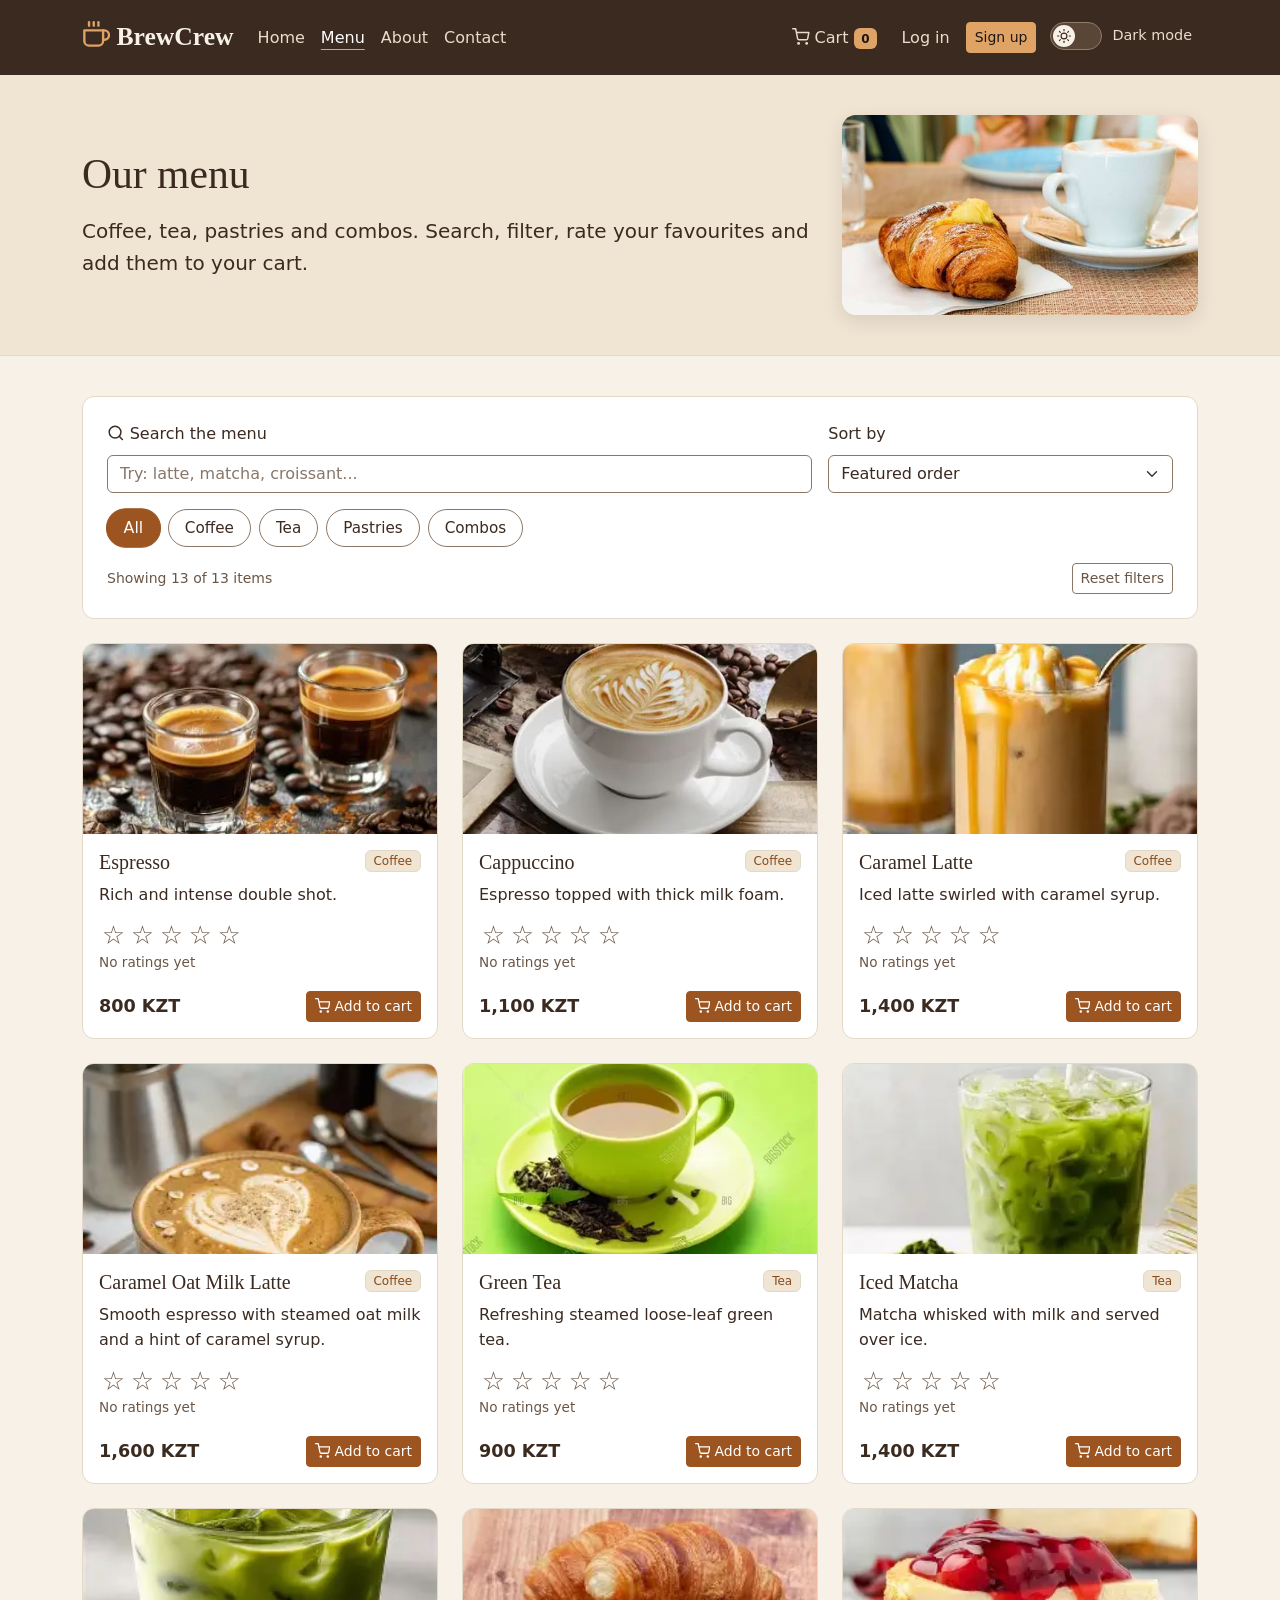
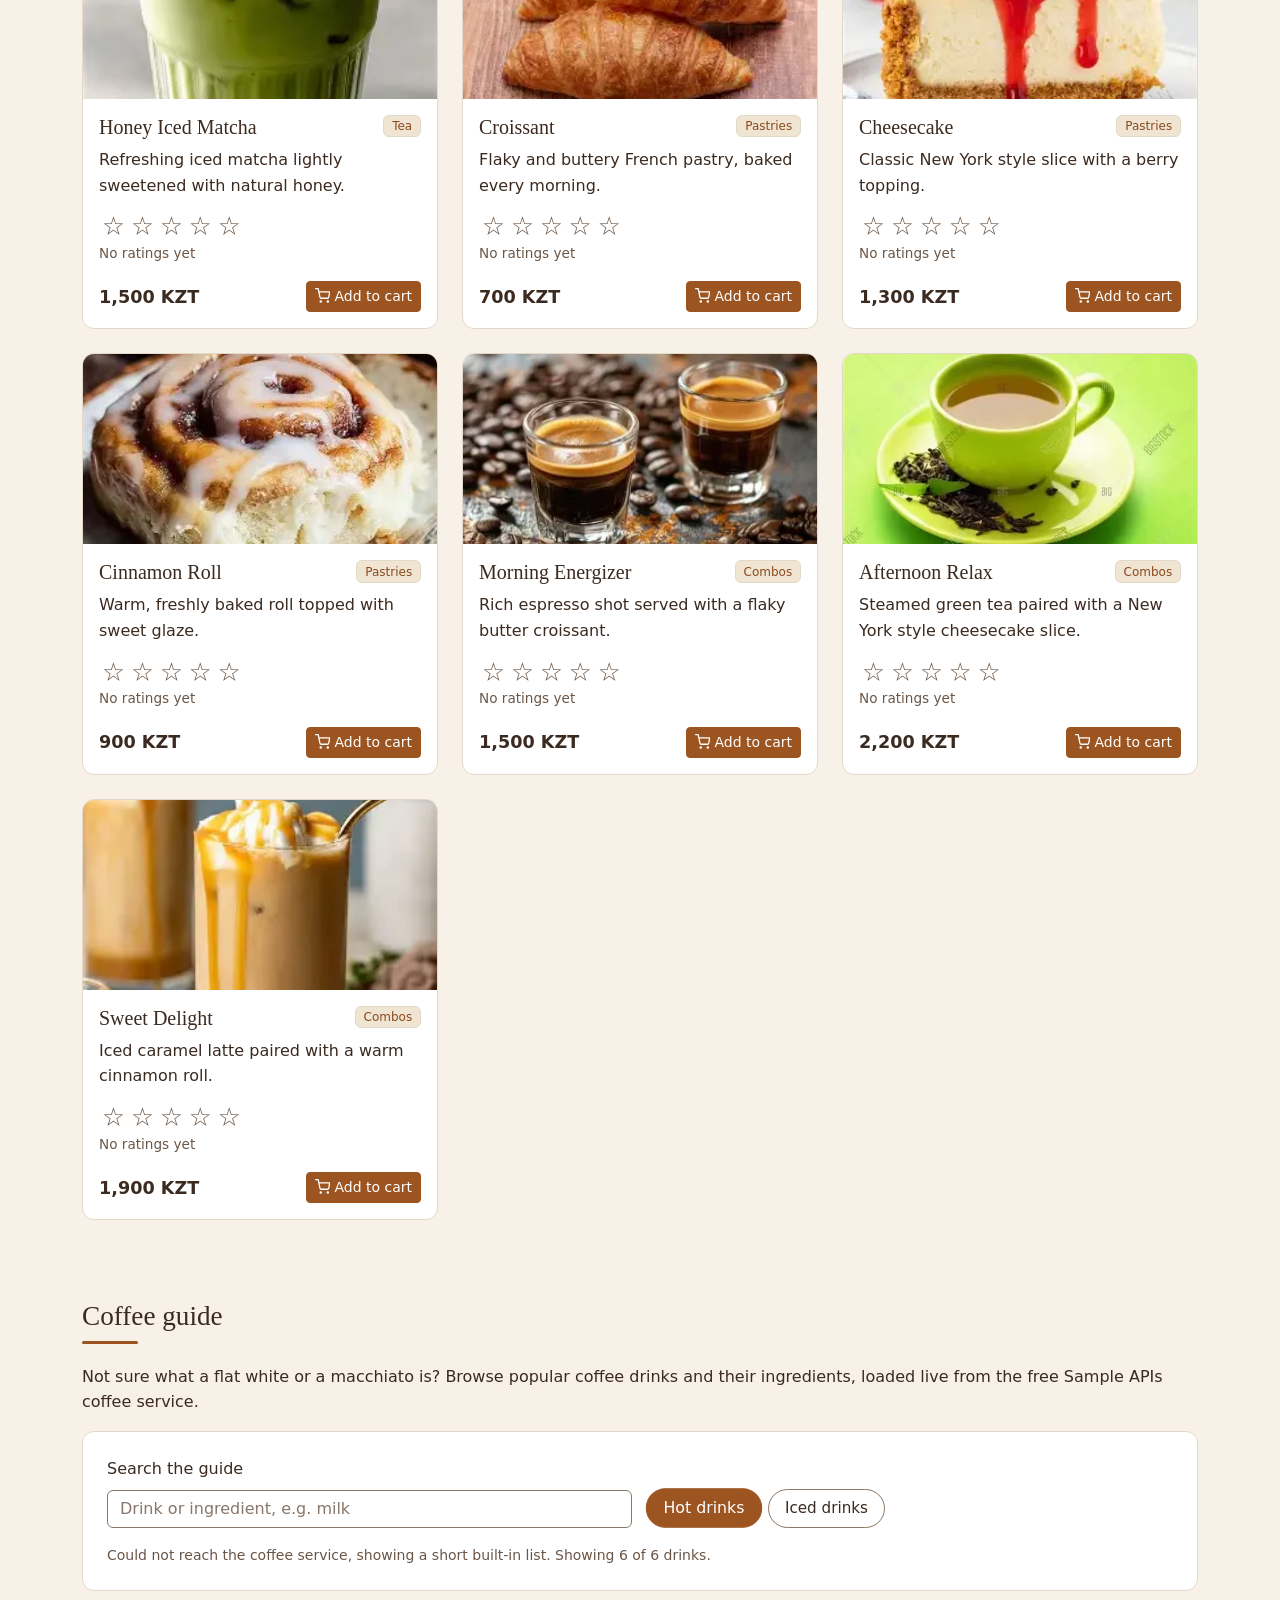
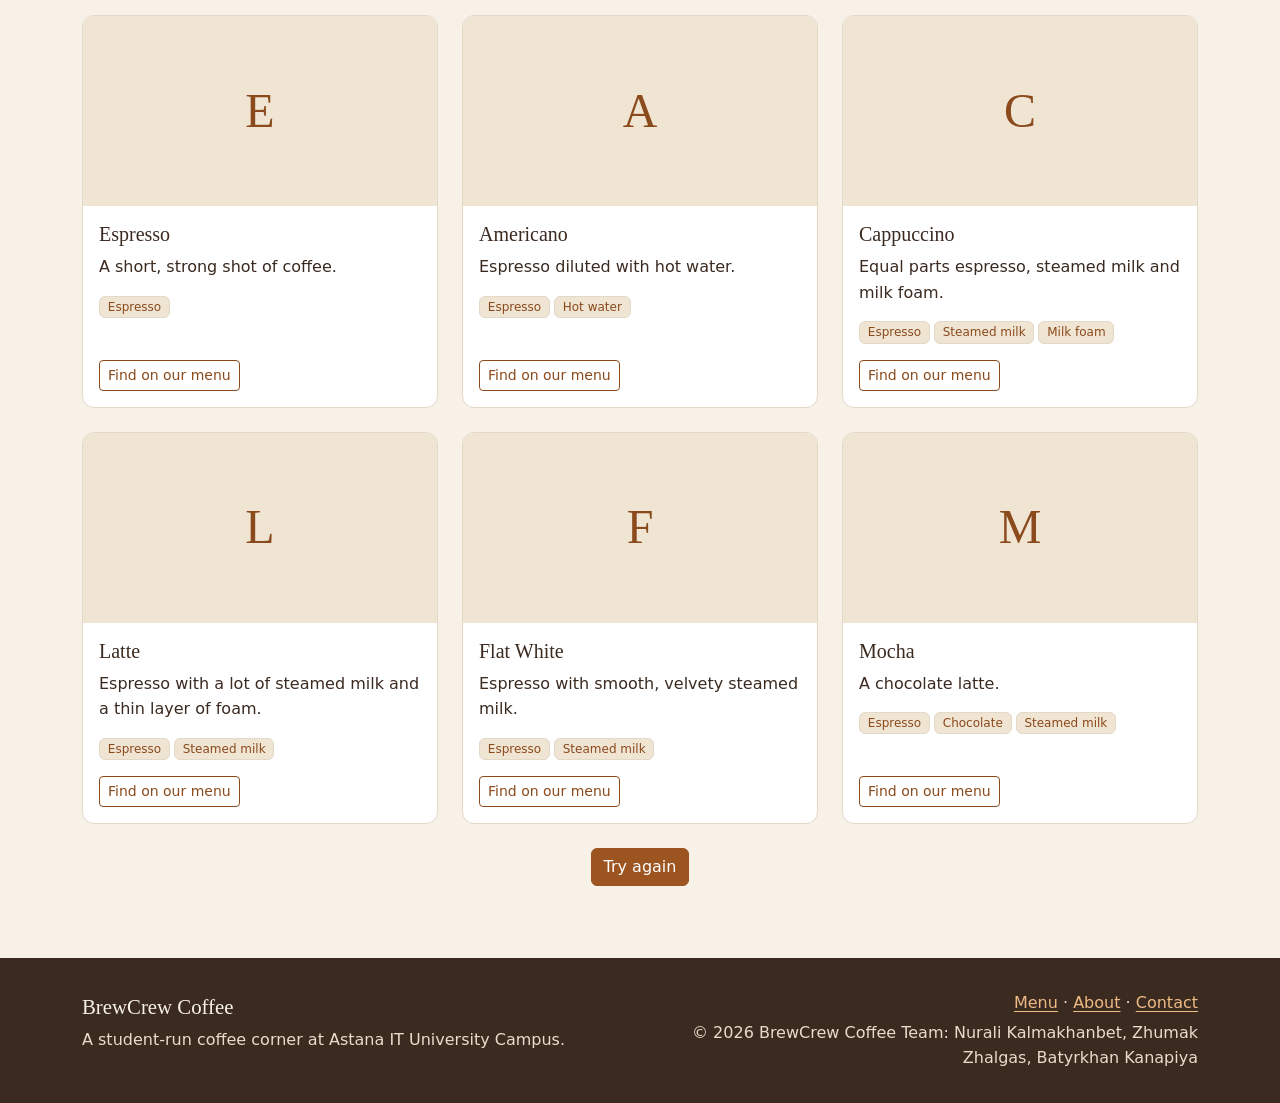
<file: menu.html>
<!DOCTYPE html>
<html lang="en">
<head>
    <meta charset="UTF-8">
    <meta name="viewport" content="width=device-width, initial-scale=1.0">
    <title>Menu | BrewCrew Coffee</title>
    <meta name="description" content="Search, filter and rate BrewCrew drinks and pastries, add them to your cart and explore the coffee guide.">
    <link rel="icon" href="data:image/svg+xml,%3Csvg xmlns='http://www.w3.org/2000/svg' viewBox='0 0 100 100'%3E%3Ctext y='.9em' font-size='90'%3E%E2%98%95%3C/text%3E%3C/svg%3E">
    <script>
        (function () {
            var theme = null;
            try { theme = localStorage.getItem("theme"); } catch (e) { }
            if (theme !== "dark" && theme !== "light") {
                theme = "light";
                if (window.matchMedia && window.matchMedia("(prefers-color-scheme: dark)").matches) {
                    theme = "dark";
                }
            }
            document.documentElement.setAttribute("data-bs-theme", theme);
        })();
    </script>
    <link href="https://cdn.jsdelivr.net/npm/bootstrap@5.3.3/dist/css/bootstrap.min.css" rel="stylesheet">
    <link rel="stylesheet" href="css/style.css">
</head>
<body>
    <a class="skip-link" href="#main">Skip to content</a>

    <header>
        <nav class="navbar navbar-expand-lg site-nav" data-bs-theme="dark" aria-label="Main navigation">
            <div class="container">
                <a class="navbar-brand" href="index.html"><span class="icon brand-icon" data-icon="coffee" aria-hidden="true"></span>BrewCrew</a>
                <button class="navbar-toggler" type="button" data-bs-toggle="collapse" data-bs-target="#navbarNav" aria-controls="navbarNav" aria-expanded="false" aria-label="Toggle navigation">
                    <span class="navbar-toggler-icon"></span>
                </button>
                <div class="collapse navbar-collapse" id="navbarNav">
                    <ul class="navbar-nav me-auto">
                        <li class="nav-item"><a class="nav-link" href="index.html">Home</a></li>
                        <li class="nav-item"><a class="nav-link active" aria-current="page" href="menu.html">Menu</a></li>
                        <li class="nav-item"><a class="nav-link" href="about.html">About</a></li>
                        <li class="nav-item"><a class="nav-link" href="contact.html">Contact</a></li>
                    </ul>
                    <ul class="navbar-nav align-items-lg-center gap-lg-2">
                        <li class="nav-item">
                            <a class="nav-link" href="cart.html"><span class="icon" data-icon="cart" aria-hidden="true"></span> Cart <span class="badge cart-badge" id="cart-count">0</span></a>
                        </li>
                        <li class="nav-item d-flex align-items-center gap-2 py-2 py-lg-0" id="nav-auth">
                            <a class="nav-link py-0" href="login.html">Log in</a>
                            <a class="btn btn-sm btn-primary" href="signup.html">Sign up</a>
                        </li>
                        <li class="nav-item py-2 py-lg-0">
                            <button type="button" id="theme-btn" class="theme-switch" role="switch" aria-checked="false" aria-label="Switch to dark mode"><span class="theme-track"><span class="theme-thumb"><span class="icon" data-icon="sun" aria-hidden="true"></span></span></span><span class="theme-label">Dark mode</span></button>
                        </li>
                    </ul>
                </div>
            </div>
        </nav>
    </header>

    <main id="main">
        <section class="page-header">
            <div class="container">
                <div class="row align-items-center g-4">
                    <div class="col-md-8">
                        <h1>Our menu</h1>
                        <p class="lead mb-0">Coffee, tea, pastries and combos. Search, filter, rate your favourites and add them to your cart.</p>
                    </div>
                    <div class="col-md-4 d-none d-md-block">
                        <img class="header-img" src="images/menu-hero.jpg" width="547" height="365" alt="A croissant and a cup of cappuccino on a table">
                    </div>
                </div>
            </div>
        </section>

        <section class="container section" id="menu-top">
            <div class="card p-3 p-md-4 mb-4">
                <form id="menu-search-form" role="search" novalidate>
                    <div class="row g-3 align-items-end">
                        <div class="col-md-8">
                            <label for="menu-search" class="form-label"><span class="icon" data-icon="search" aria-hidden="true"></span> Search the menu</label>
                            <input type="search" id="menu-search" class="form-control" placeholder="Try: latte, matcha, croissant..." autocomplete="off">
                        </div>
                        <div class="col-md-4">
                            <label for="menu-sort" class="form-label">Sort by</label>
                            <select id="menu-sort" class="form-select">
                                <option value="default">Featured order</option>
                                <option value="price-asc">Price: low to high</option>
                                <option value="price-desc">Price: high to low</option>
                                <option value="rating">Highest rated</option>
                                <option value="name">Name: A to Z</option>
                            </select>
                        </div>
                    </div>
                </form>

                <div class="d-flex flex-wrap gap-2 mt-3" role="group" aria-label="Filter by category" id="category-buttons">
                    <button type="button" class="chip" data-category="all">All</button>
                    <button type="button" class="chip" data-category="Coffee">Coffee</button>
                    <button type="button" class="chip" data-category="Tea">Tea</button>
                    <button type="button" class="chip" data-category="Pastries">Pastries</button>
                    <button type="button" class="chip" data-category="Combos">Combos</button>
                </div>

                <div id="recent-box" class="mt-3" hidden>
                    <span class="small text-body-secondary">Recent searches:</span>
                    <span id="recent-list"></span>
                    <button type="button" id="clear-history-btn" class="btn btn-link btn-sm p-0 ms-2">Clear history</button>
                </div>

                <div class="d-flex flex-wrap justify-content-between align-items-center gap-2 mt-3">
                    <p id="menu-count" class="mb-0 small text-body-secondary" role="status"></p>
                    <button type="button" id="reset-filters-btn" class="btn btn-outline-secondary btn-sm">Reset filters</button>
                </div>
            </div>

            <div id="menu-empty" class="card p-4 text-center" hidden>
                <h2 class="h5">Nothing found</h2>
                <p class="mb-0">We could not find anything for this search. Try another word or reset the filters.</p>
            </div>
            <div class="row row-cols-1 row-cols-sm-2 row-cols-lg-3 g-4" id="menu-grid"></div>
        </section>

        <section class="container section">
            <h2 class="section-title">Coffee guide</h2>
            <p>Not sure what a flat white or a macchiato is? Browse popular coffee drinks and their ingredients, loaded live from the free Sample APIs coffee service.</p>

            <div class="card p-3 p-md-4 mb-4">
                <div class="row g-3 align-items-end">
                    <div class="col-md-6">
                        <label for="guide-search" class="form-label">Search the guide</label>
                        <input type="search" id="guide-search" class="form-control" placeholder="Drink or ingredient, e.g. milk" autocomplete="off">
                    </div>
                    <div class="col-md-6">
                        <div class="d-flex flex-wrap gap-2" role="group" aria-label="Drink temperature">
                            <button type="button" class="chip" data-type="hot">Hot drinks</button>
                            <button type="button" class="chip" data-type="iced">Iced drinks</button>
                        </div>
                    </div>
                </div>
                <p id="guide-status" class="mt-3 mb-0 small text-body-secondary" role="status"></p>
            </div>

            <div class="row row-cols-1 row-cols-sm-2 row-cols-lg-3 g-4" id="guide-grid"></div>
            <div class="text-center mt-4 d-flex flex-wrap justify-content-center gap-2">
                <button type="button" id="guide-more-btn" class="btn btn-outline-primary" hidden>Show more drinks</button>
                <button type="button" id="guide-retry-btn" class="btn btn-primary" hidden>Try again</button>
            </div>
        </section>
    </main>

    <footer class="site-footer">
        <div class="container">
            <div class="row gy-3">
                <div class="col-md-6">
                    <p class="footer-brand">BrewCrew Coffee</p>
                    <p class="mb-0">A student-run coffee corner at Astana IT University Campus.</p>
                </div>
                <div class="col-md-6 text-md-end">
                    <p class="mb-1"><a href="menu.html">Menu</a> &middot; <a href="about.html">About</a> &middot; <a href="contact.html">Contact</a></p>
                    <p class="mb-0">&copy; 2026 BrewCrew Coffee Team: Nurali Kalmakhanbet, Zhumak Zhalgas, Batyrkhan Kanapiya</p>
                </div>
            </div>
        </div>
    </footer>

    <script src="https://cdn.jsdelivr.net/npm/bootstrap@5.3.3/dist/js/bootstrap.bundle.min.js"></script>
    <script src="js/script.js"></script>
    <script src="js/menu-data.js"></script>
    <script src="js/shop.js"></script>
    <script src="js/menu.js"></script>
    <script src="js/guide.js"></script>
</body>
</html>
</file>
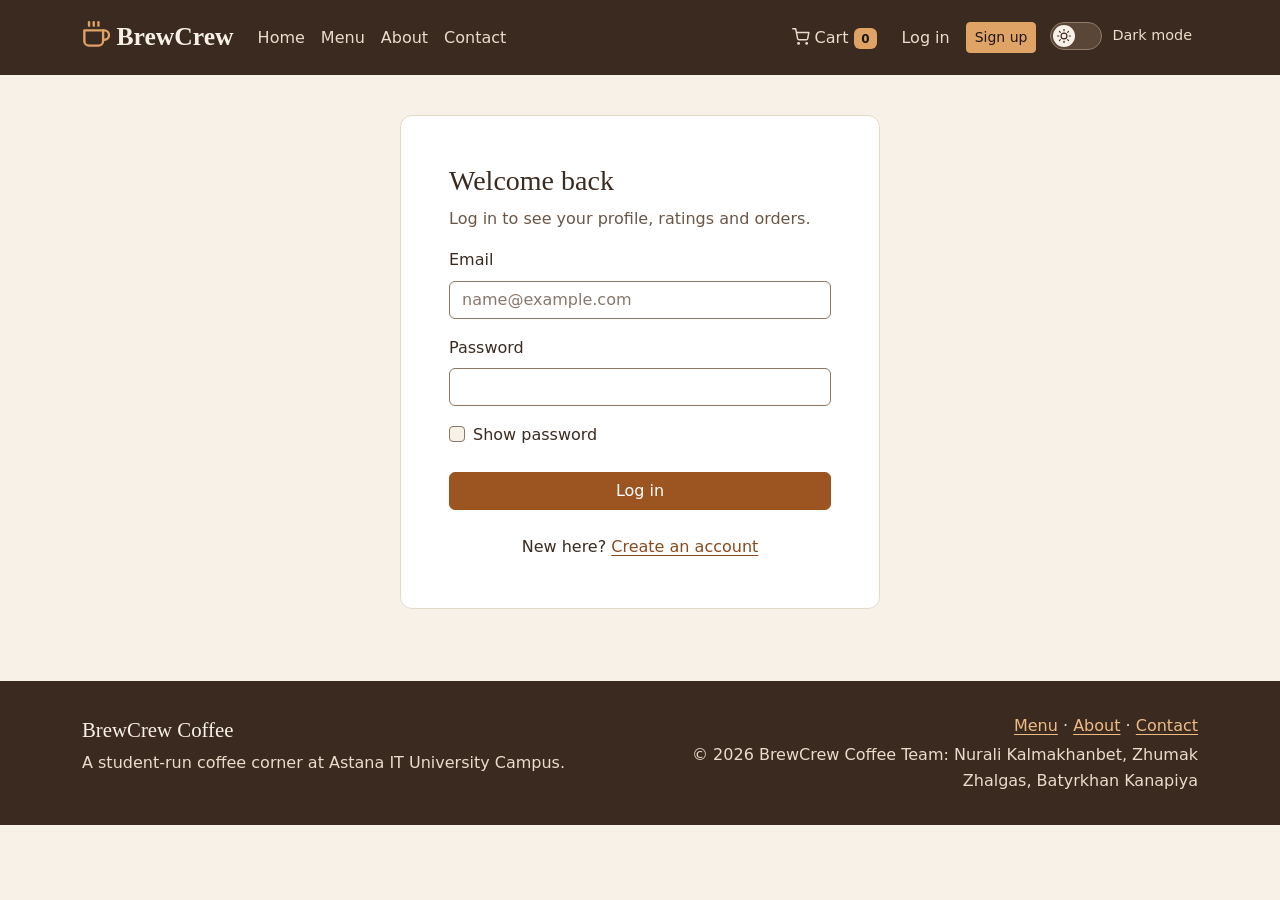
<file: profile.html>
<!DOCTYPE html>
<html lang="en">
<head>
    <meta charset="UTF-8">
    <meta name="viewport" content="width=device-width, initial-scale=1.0">
    <title>My profile | BrewCrew Coffee</title>
    <meta name="description" content="Your BrewCrew account details, ratings, orders and messages.">
    <link rel="icon" href="data:image/svg+xml,%3Csvg xmlns='http://www.w3.org/2000/svg' viewBox='0 0 100 100'%3E%3Ctext y='.9em' font-size='90'%3E%E2%98%95%3C/text%3E%3C/svg%3E">
    <script>
        (function () {
            var theme = null;
            try { theme = localStorage.getItem("theme"); } catch (e) { }
            if (theme !== "dark" && theme !== "light") {
                theme = "light";
                if (window.matchMedia && window.matchMedia("(prefers-color-scheme: dark)").matches) {
                    theme = "dark";
                }
            }
            document.documentElement.setAttribute("data-bs-theme", theme);
        })();
    </script>
    <link href="https://cdn.jsdelivr.net/npm/bootstrap@5.3.3/dist/css/bootstrap.min.css" rel="stylesheet">
    <link rel="stylesheet" href="css/style.css">
</head>
<body>
    <a class="skip-link" href="#main">Skip to content</a>

    <header>
        <nav class="navbar navbar-expand-lg site-nav" data-bs-theme="dark" aria-label="Main navigation">
            <div class="container">
                <a class="navbar-brand" href="index.html"><span class="icon brand-icon" data-icon="coffee" aria-hidden="true"></span>BrewCrew</a>
                <button class="navbar-toggler" type="button" data-bs-toggle="collapse" data-bs-target="#navbarNav" aria-controls="navbarNav" aria-expanded="false" aria-label="Toggle navigation">
                    <span class="navbar-toggler-icon"></span>
                </button>
                <div class="collapse navbar-collapse" id="navbarNav">
                    <ul class="navbar-nav me-auto">
                        <li class="nav-item"><a class="nav-link" href="index.html">Home</a></li>
                        <li class="nav-item"><a class="nav-link" href="menu.html">Menu</a></li>
                        <li class="nav-item"><a class="nav-link" href="about.html">About</a></li>
                        <li class="nav-item"><a class="nav-link" href="contact.html">Contact</a></li>
                    </ul>
                    <ul class="navbar-nav align-items-lg-center gap-lg-2">
                        <li class="nav-item">
                            <a class="nav-link" href="cart.html"><span class="icon" data-icon="cart" aria-hidden="true"></span> Cart <span class="badge cart-badge" id="cart-count">0</span></a>
                        </li>
                        <li class="nav-item d-flex align-items-center gap-2 py-2 py-lg-0" id="nav-auth">
                            <a class="nav-link py-0" href="login.html">Log in</a>
                            <a class="btn btn-sm btn-primary" href="signup.html">Sign up</a>
                        </li>
                        <li class="nav-item py-2 py-lg-0">
                            <button type="button" id="theme-btn" class="theme-switch" role="switch" aria-checked="false" aria-label="Switch to dark mode"><span class="theme-track"><span class="theme-thumb"><span class="icon" data-icon="sun" aria-hidden="true"></span></span></span><span class="theme-label">Dark mode</span></button>
                        </li>
                    </ul>
                </div>
            </div>
        </nav>
    </header>

    <main id="main" class="container section">
        <div class="card p-4 p-md-5 mb-4">
            <div class="d-flex flex-wrap align-items-center gap-4">
                <div class="avatar" id="profile-avatar" aria-hidden="true"></div>
                <div class="flex-grow-1">
                    <h1 class="h3 mb-1" id="profile-name"></h1>
                    <p class="mb-0 text-body-secondary">Member since <span id="profile-since"></span></p>
                </div>
                <button type="button" id="logout-btn" class="btn btn-outline-primary">Log out</button>
            </div>
            <hr>
            <dl class="row mb-0">
                <dt class="col-sm-3">Email</dt><dd class="col-sm-9" id="profile-email"></dd>
                <dt class="col-sm-3">Phone</dt><dd class="col-sm-9 mb-0" id="profile-phone"></dd>
            </dl>
        </div>

        <div class="row g-4">
            <div class="col-lg-6">
                <div class="card p-4 h-100">
                    <h2 class="h4">My ratings</h2>
                    <ul class="list-group list-group-flush" id="profile-ratings"></ul>
                    <p id="no-ratings" class="mb-0" hidden>You have not rated anything yet. <a href="menu.html">Rate your favourites on the menu</a>.</p>
                </div>
            </div>
            <div class="col-lg-6">
                <div class="card p-4 h-100">
                    <h2 class="h4">My orders</h2>
                    <ul class="list-group list-group-flush" id="profile-orders"></ul>
                    <p id="no-orders" class="mb-0" hidden>No orders yet. <a href="menu.html">Start with the menu</a>.</p>
                </div>
            </div>
            <div class="col-12">
                <div class="card p-4">
                    <h2 class="h4">Messages I sent</h2>
                    <ul class="list-group list-group-flush" id="profile-messages"></ul>
                    <p id="no-messages" class="mb-0" hidden>You have not sent any messages. <a href="contact.html">Contact us</a>.</p>
                </div>
            </div>
        </div>
    </main>

    <footer class="site-footer">
        <div class="container">
            <div class="row gy-3">
                <div class="col-md-6">
                    <p class="footer-brand">BrewCrew Coffee</p>
                    <p class="mb-0">A student-run coffee corner at Astana IT University Campus.</p>
                </div>
                <div class="col-md-6 text-md-end">
                    <p class="mb-1"><a href="menu.html">Menu</a> &middot; <a href="about.html">About</a> &middot; <a href="contact.html">Contact</a></p>
                    <p class="mb-0">&copy; 2026 BrewCrew Coffee Team: Nurali Kalmakhanbet, Zhumak Zhalgas, Batyrkhan Kanapiya</p>
                </div>
            </div>
        </div>
    </footer>

    <script src="https://cdn.jsdelivr.net/npm/bootstrap@5.3.3/dist/js/bootstrap.bundle.min.js"></script>
    <script src="js/script.js"></script>
    <script src="js/menu-data.js"></script>
    <script src="js/shop.js"></script>
    <script src="js/auth.js"></script>
</body>
</html>
</file>
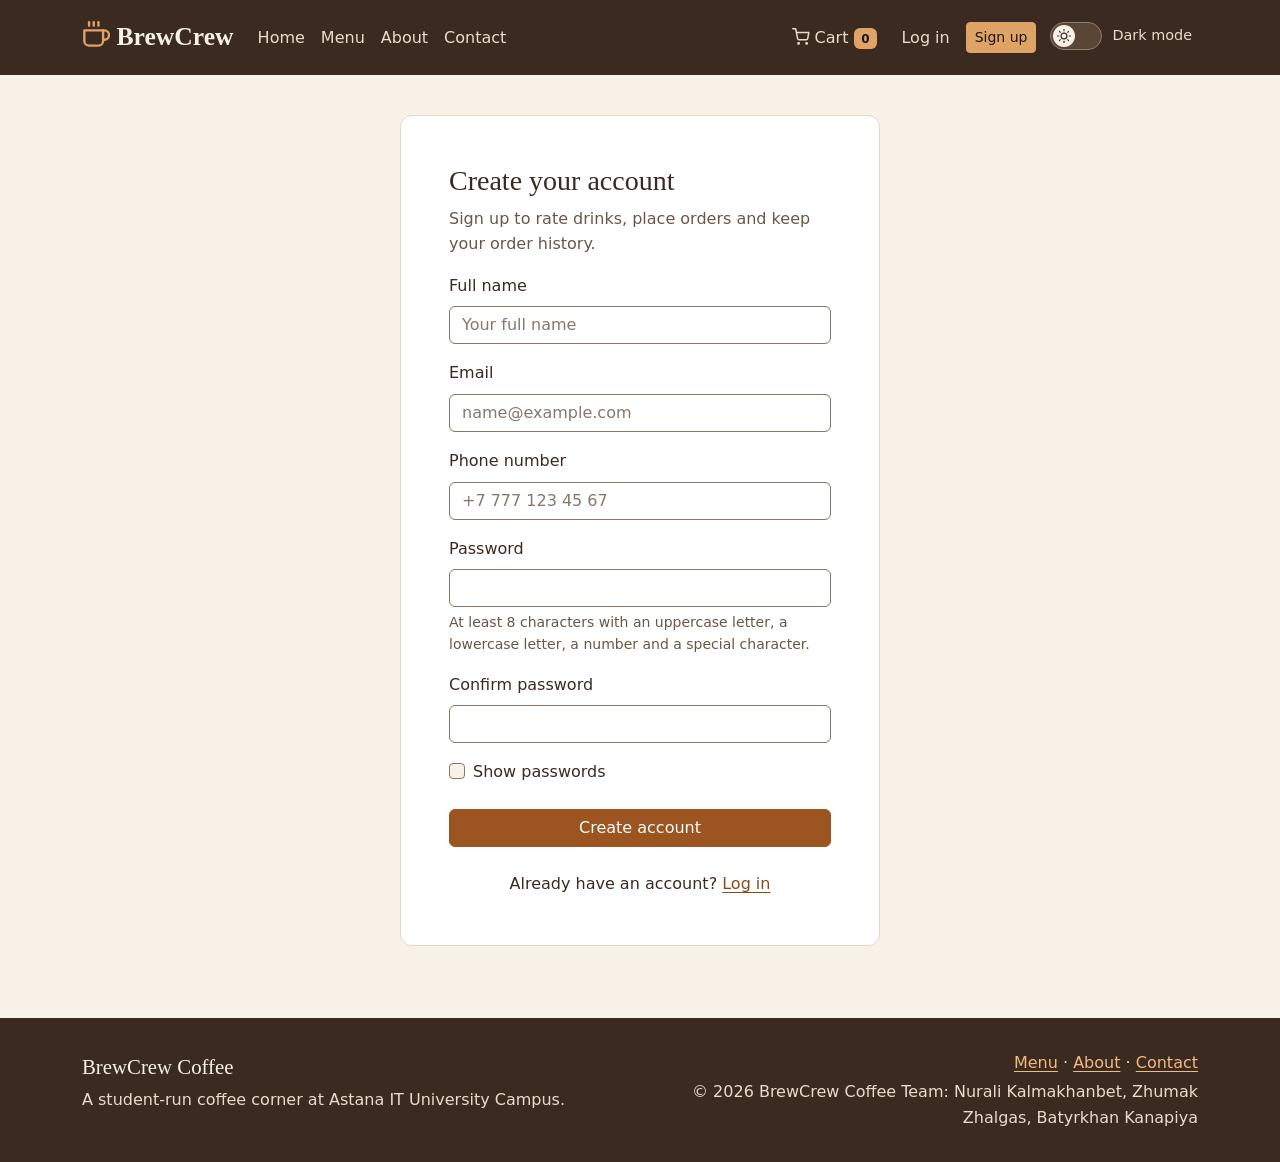
<file: signup.html>
<!DOCTYPE html>
<html lang="en">
<head>
    <meta charset="UTF-8">
    <meta name="viewport" content="width=device-width, initial-scale=1.0">
    <title>Sign up | BrewCrew Coffee</title>
    <meta name="description" content="Create a BrewCrew account to rate drinks and keep your orders.">
    <link rel="icon" href="data:image/svg+xml,%3Csvg xmlns='http://www.w3.org/2000/svg' viewBox='0 0 100 100'%3E%3Ctext y='.9em' font-size='90'%3E%E2%98%95%3C/text%3E%3C/svg%3E">
    <script>
        (function () {
            var theme = null;
            try { theme = localStorage.getItem("theme"); } catch (e) { }
            if (theme !== "dark" && theme !== "light") {
                theme = "light";
                if (window.matchMedia && window.matchMedia("(prefers-color-scheme: dark)").matches) {
                    theme = "dark";
                }
            }
            document.documentElement.setAttribute("data-bs-theme", theme);
        })();
    </script>
    <link href="https://cdn.jsdelivr.net/npm/bootstrap@5.3.3/dist/css/bootstrap.min.css" rel="stylesheet">
    <link rel="stylesheet" href="css/style.css">
</head>
<body>
    <a class="skip-link" href="#main">Skip to content</a>

    <header>
        <nav class="navbar navbar-expand-lg site-nav" data-bs-theme="dark" aria-label="Main navigation">
            <div class="container">
                <a class="navbar-brand" href="index.html"><span class="icon brand-icon" data-icon="coffee" aria-hidden="true"></span>BrewCrew</a>
                <button class="navbar-toggler" type="button" data-bs-toggle="collapse" data-bs-target="#navbarNav" aria-controls="navbarNav" aria-expanded="false" aria-label="Toggle navigation">
                    <span class="navbar-toggler-icon"></span>
                </button>
                <div class="collapse navbar-collapse" id="navbarNav">
                    <ul class="navbar-nav me-auto">
                        <li class="nav-item"><a class="nav-link" href="index.html">Home</a></li>
                        <li class="nav-item"><a class="nav-link" href="menu.html">Menu</a></li>
                        <li class="nav-item"><a class="nav-link" href="about.html">About</a></li>
                        <li class="nav-item"><a class="nav-link" href="contact.html">Contact</a></li>
                    </ul>
                    <ul class="navbar-nav align-items-lg-center gap-lg-2">
                        <li class="nav-item">
                            <a class="nav-link" href="cart.html"><span class="icon" data-icon="cart" aria-hidden="true"></span> Cart <span class="badge cart-badge" id="cart-count">0</span></a>
                        </li>
                        <li class="nav-item d-flex align-items-center gap-2 py-2 py-lg-0" id="nav-auth">
                            <a class="nav-link py-0" href="login.html">Log in</a>
                            <a class="btn btn-sm btn-primary" href="signup.html">Sign up</a>
                        </li>
                        <li class="nav-item py-2 py-lg-0">
                            <button type="button" id="theme-btn" class="theme-switch" role="switch" aria-checked="false" aria-label="Switch to dark mode"><span class="theme-track"><span class="theme-thumb"><span class="icon" data-icon="sun" aria-hidden="true"></span></span></span><span class="theme-label">Dark mode</span></button>
                        </li>
                    </ul>
                </div>
            </div>
        </nav>
    </header>

    <main id="main" class="container section">
        <div class="auth-card card p-4 p-md-5">
            <h1 class="h3">Create your account</h1>
            <p class="text-body-secondary">Sign up to rate drinks, place orders and keep your order history.</p>
            <form id="signup-form" novalidate>
                <div class="mb-3">
                    <label for="signup-name" class="form-label">Full name</label>
                    <input type="text" id="signup-name" class="form-control" autocomplete="name" placeholder="Your full name">
                    <div class="invalid-feedback" id="signup-name-error"></div>
                </div>
                <div class="mb-3">
                    <label for="signup-email" class="form-label">Email</label>
                    <input type="text" inputmode="email" id="signup-email" class="form-control" autocomplete="email" placeholder="name@example.com">
                    <div class="invalid-feedback" id="signup-email-error"></div>
                </div>
                <div class="mb-3">
                    <label for="signup-phone" class="form-label">Phone number</label>
                    <input type="text" inputmode="tel" id="signup-phone" class="form-control" autocomplete="tel" placeholder="+7 777 123 45 67">
                    <div class="invalid-feedback" id="signup-phone-error"></div>
                </div>
                <div class="mb-3">
                    <label for="signup-password" class="form-label">Password</label>
                    <input type="password" id="signup-password" class="form-control" autocomplete="new-password" aria-describedby="password-help">
                    <div class="invalid-feedback" id="signup-password-error"></div>
                    <div class="form-text" id="password-help">At least 8 characters with an uppercase letter, a lowercase letter, a number and a special character.</div>
                </div>
                <div class="mb-3">
                    <label for="signup-confirm" class="form-label">Confirm password</label>
                    <input type="password" id="signup-confirm" class="form-control" autocomplete="new-password">
                    <div class="invalid-feedback" id="signup-confirm-error"></div>
                </div>
                <div class="form-check mb-4">
                    <input class="form-check-input" type="checkbox" id="show-password">
                    <label class="form-check-label" for="show-password">Show passwords</label>
                </div>
                <button type="submit" class="btn btn-primary w-100">Create account</button>
            </form>
            <p class="mt-4 mb-0 text-center">Already have an account? <a href="login.html">Log in</a></p>
        </div>
    </main>

    <footer class="site-footer">
        <div class="container">
            <div class="row gy-3">
                <div class="col-md-6">
                    <p class="footer-brand">BrewCrew Coffee</p>
                    <p class="mb-0">A student-run coffee corner at Astana IT University Campus.</p>
                </div>
                <div class="col-md-6 text-md-end">
                    <p class="mb-1"><a href="menu.html">Menu</a> &middot; <a href="about.html">About</a> &middot; <a href="contact.html">Contact</a></p>
                    <p class="mb-0">&copy; 2026 BrewCrew Coffee Team: Nurali Kalmakhanbet, Zhumak Zhalgas, Batyrkhan Kanapiya</p>
                </div>
            </div>
        </div>
    </footer>

    <script src="https://cdn.jsdelivr.net/npm/bootstrap@5.3.3/dist/js/bootstrap.bundle.min.js"></script>
    <script src="js/script.js"></script>
    <script src="js/validation.js"></script>
    <script src="js/auth.js"></script>
</body>
</html>
</file>
<file: css/style.css>
/* BrewCrew Coffee - main stylesheet. Bootstrap 5.3 gives the grid; theme colours are the variables below. */

/* ---------- colour variables ---------- */
:root,
[data-bs-theme="light"] {
    --bg: #f7f1e8;
    --surface: #ffffff;
    --text: #3b2a20;
    --muted: #6b5646;
    --border: #e3d9c9;
    --input-border: #8b7765;
    --soft: #f0e4d3;
    --accent: #9c5420;
    --accent-hover: #7f4318;
    --on-accent: #ffffff;
    --accent-text: #8a4a1c;
    --star: #b86e00;
    --shadow: 0 6px 18px rgba(59, 42, 32, 0.12);

    --bs-body-bg: var(--bg);
    --bs-body-color: var(--text);
    --bs-heading-color: var(--text);
    --bs-secondary-color: var(--muted);
    --bs-border-color: var(--border);
    --bs-link-color: var(--accent-text);
    --bs-link-hover-color: var(--accent-hover);
    --bs-link-color-rgb: 138, 74, 28;
    --bs-link-hover-color-rgb: 127, 67, 24;
}

[data-bs-theme="dark"] {
    --bg: #1c1612;
    --surface: #2a211b;
    --text: #f0e6d8;
    --muted: #bfae9b;
    --border: #4a3a2e;
    --input-border: #8f7c6a;
    --soft: #3a2d25;
    --accent: #e0a366;
    --accent-hover: #efbb85;
    --on-accent: #1c1612;
    --accent-text: #e8b27a;
    --star: #f5b942;
    --shadow: 0 6px 18px rgba(0, 0, 0, 0.45);

    --bs-body-bg: var(--bg);
    --bs-body-color: var(--text);
    --bs-heading-color: var(--text);
    --bs-secondary-color: var(--muted);
    --bs-border-color: var(--border);
    --bs-link-color: var(--accent-text);
    --bs-link-hover-color: var(--accent-hover);
    --bs-link-color-rgb: 232, 178, 122;
    --bs-link-hover-color-rgb: 239, 187, 133;
}

/* ---------- base ---------- */
body {
    font-family: "Segoe UI", system-ui, -apple-system, Roboto, Arial, sans-serif;
    background-color: var(--bg);
    color: var(--text);
    line-height: 1.6;
}

h1, h2, h3, .h1, .h2, .h3, .h4, .h5, .navbar-brand, .footer-brand {
    font-family: Georgia, "Times New Roman", serif;
}

h1 {
    font-size: clamp(2rem, 4vw + 1rem, 3.2rem);
    line-height: 1.15;
    margin-bottom: 1rem;
}

img {
    max-width: 100%;
    height: auto;
}

a {
    text-underline-offset: 3px;
}

:focus-visible {
    outline: 3px solid var(--accent-text);
    outline-offset: 2px;
}

.skip-link {
    position: absolute;
    left: 8px;
    top: -60px;
    z-index: 3000;
    background: var(--accent);
    color: var(--on-accent);
    padding: 8px 14px;
    border-radius: 6px;
}

.skip-link:focus {
    top: 8px;
    color: var(--on-accent);
}

.text-body-secondary {
    color: var(--muted) !important;
}

/* ---------- buttons (Bootstrap variables) ---------- */
.btn-primary {
    --bs-btn-color: var(--on-accent);
    --bs-btn-bg: var(--accent);
    --bs-btn-border-color: var(--accent);
    --bs-btn-hover-color: var(--on-accent);
    --bs-btn-hover-bg: var(--accent-hover);
    --bs-btn-hover-border-color: var(--accent-hover);
    --bs-btn-active-color: var(--on-accent);
    --bs-btn-active-bg: var(--accent-hover);
    --bs-btn-active-border-color: var(--accent-hover);
    --bs-btn-disabled-color: var(--on-accent);
    --bs-btn-disabled-bg: var(--accent);
    --bs-btn-disabled-border-color: var(--accent);
}

.btn-outline-primary {
    --bs-btn-color: var(--accent-text);
    --bs-btn-border-color: var(--accent-text);
    --bs-btn-hover-color: var(--on-accent);
    --bs-btn-hover-bg: var(--accent);
    --bs-btn-hover-border-color: var(--accent);
    --bs-btn-active-color: var(--on-accent);
    --bs-btn-active-bg: var(--accent-hover);
    --bs-btn-active-border-color: var(--accent-hover);
}

.btn-outline-secondary {
    color: var(--muted);
    border-color: var(--input-border);
    --bs-btn-color: var(--muted);
    --bs-btn-border-color: var(--input-border);
    --bs-btn-hover-color: var(--bg);
    --bs-btn-hover-bg: var(--muted);
    --bs-btn-hover-border-color: var(--muted);
    --bs-btn-active-color: var(--bg);
    --bs-btn-active-bg: var(--muted);
}

.btn-outline-secondary:hover {
    color: var(--bg);
    background-color: var(--muted);
}

.btn-link {
    color: var(--accent-text);
}

/* ---------- navigation ---------- */
.site-nav {
    background-color: #3b2a20;
    padding-top: 12px;
    padding-bottom: 12px;
}

[data-bs-theme="dark"] .site-nav {
    background-color: #120e0b;
    border-bottom: 1px solid var(--border);
}

.site-nav .navbar-brand {
    font-size: 1.6rem;
    font-weight: bold;
    color: #f7f1e8;
}

.site-nav .nav-link {
    color: #e9dccb;
}

.site-nav .nav-link:hover,
.site-nav .nav-link.active {
    color: #ffffff;
}

.site-nav .nav-link.active {
    text-decoration: underline;
    text-underline-offset: 6px;
    text-decoration-color: #e0a366;
}

/* the navbar is always dark, so its buttons keep light colours */
.site-nav .btn-primary {
    --bs-btn-color: #1c1612;
    --bs-btn-bg: #e0a366;
    --bs-btn-border-color: #e0a366;
    --bs-btn-hover-color: #1c1612;
    --bs-btn-hover-bg: #efbb85;
    --bs-btn-hover-border-color: #efbb85;
}

.site-nav :focus-visible {
    outline-color: #efbb85;
}

.cart-badge {
    background-color: #e0a366;
    color: #1c1612;
    min-width: 1.6em;
}

/* ---------- page sections ---------- */
.section {
    padding-top: 2.5rem;
    padding-bottom: 2.5rem;
}

.section-title {
    font-size: 1.7rem;
    margin-bottom: 1.25rem;
}

.section-title::after {
    content: "";
    display: block;
    width: 56px;
    height: 3px;
    margin-top: 8px;
    background: var(--accent);
    border-radius: 2px;
}

.hero {
    padding: 3rem 0 1rem;
}

.eyebrow {
    text-transform: uppercase;
    letter-spacing: 0.12em;
    font-size: 0.85rem;
    font-weight: 600;
    color: var(--accent-text);
    margin-bottom: 0.5rem;
}

.greeting {
    font-weight: 600;
    color: var(--accent-text);
}

.hero-img,
.header-img {
    width: 100%;
    border-radius: 14px;
    box-shadow: var(--shadow);
}

.hero-img {
    aspect-ratio: 3 / 2;
    object-fit: cover;
}

.header-img {
    max-height: 200px;
    object-fit: cover;
}

.page-header {
    background-color: var(--soft);
    border-bottom: 1px solid var(--border);
    padding: 2.5rem 0;
}

.page-header h1 {
    font-size: clamp(1.8rem, 3vw + 1rem, 2.6rem);
}

/* ---------- cards ---------- */
.card {
    --bs-card-bg: var(--surface);
    --bs-card-border-color: var(--border);
    --bs-card-color: var(--text);
    border-radius: 12px;
}

.feature {
    padding: 1.5rem;
    border-top: 4px solid var(--accent);
}

.item-card {
    overflow: hidden;
    transition: transform 0.3s ease, box-shadow 0.3s ease, opacity 0.45s ease;
}

.item-card:hover {
    transform: translateY(-4px);
    box-shadow: var(--shadow);
}

.item-img {
    width: 100%;
    height: 190px;
    object-fit: cover;
    background-color: var(--soft);
}

.img-placeholder {
    width: 100%;
    height: 190px;
    display: flex;
    align-items: center;
    justify-content: center;
    background-color: var(--soft);
    color: var(--accent-text);
    font-family: Georgia, serif;
    font-size: 3rem;
}

.badge-category,
.ingredient {
    background-color: var(--soft);
    color: var(--accent-text);
    border: 1px solid var(--border);
    font-weight: 500;
}

.price {
    font-size: 1.1rem;
    color: var(--text);
}

.code-box {
    display: inline-block;
    padding: 6px 12px;
    border: 1px dashed var(--accent-text);
    border-radius: 6px;
    background-color: var(--soft);
    font-family: Consolas, "Courier New", monospace;
    font-weight: 600;
    word-break: break-all;
}

/* ---------- filter chips ---------- */
.chip {
    border: 1px solid var(--input-border);
    background-color: var(--surface);
    color: var(--text);
    border-radius: 999px;
    padding: 6px 16px;
    font-size: 0.95rem;
    cursor: pointer;
    transition: background-color 0.15s ease;
}

.chip:hover {
    background-color: var(--soft);
}

.chip.active {
    background-color: var(--accent);
    border-color: var(--accent);
    color: var(--on-accent);
}

.chip-small {
    padding: 2px 12px;
    font-size: 0.85rem;
    margin-right: 6px;
}

/* ---------- ratings ---------- */
.rating-stars {
    display: flex;
    align-items: center;
    gap: 0;
}

.star-btn {
    background: none;
    border: 0;
    padding: 0 3px;
    font-size: 1.6rem;
    line-height: 1;
    color: var(--muted);
    cursor: pointer;
    transition: transform 0.15s ease;
}

.star-btn.on {
    color: var(--star);
}

.star-btn:hover {
    transform: scale(1.2);
    color: var(--star);
}

.rating-text {
    font-size: 0.85rem;
    color: var(--muted);
}

.static-stars {
    color: var(--star);
    letter-spacing: 2px;
}

/* ---------- forms ---------- */
.form-control,
.form-select {
    background-color: var(--surface);
    color: var(--text);
    border-color: var(--input-border);
}

.form-control:focus,
.form-select:focus {
    background-color: var(--surface);
    color: var(--text);
    border-color: var(--accent-text);
    box-shadow: 0 0 0 0.2rem rgba(156, 84, 32, 0.25);
}

[data-bs-theme="dark"] .form-control:focus,
[data-bs-theme="dark"] .form-select:focus {
    box-shadow: 0 0 0 0.2rem rgba(224, 163, 102, 0.3);
}

.form-control::placeholder {
    color: var(--muted);
    opacity: 0.8;
}

.form-text {
    color: var(--muted);
}

.form-check-input {
    border-color: var(--input-border);
}

.form-check-input:checked {
    background-color: var(--accent);
    border-color: var(--accent);
}

.auth-card {
    max-width: 480px;
    margin: 0 auto;
}

/* ---------- cart ---------- */
.cart-img {
    width: 72px;
    height: 72px;
    object-fit: cover;
    border-radius: 8px;
    flex-shrink: 0;
}

.list-group {
    --bs-list-group-bg: transparent;
    --bs-list-group-color: var(--text);
    --bs-list-group-border-color: var(--border);
}

.qty-btn {
    width: 34px;
    height: 34px;
    padding: 0;
    line-height: 1;
}

.summary-list div {
    display: flex;
    justify-content: space-between;
    margin-bottom: 0.4rem;
}

.summary-list dd {
    margin: 0;
}

.summary-list .total {
    border-top: 1px solid var(--border);
    padding-top: 0.6rem;
    margin-top: 0.6rem;
    font-size: 1.2rem;
    font-weight: 700;
}

/* ---------- profile ---------- */
.avatar {
    width: 84px;
    height: 84px;
    border-radius: 50%;
    background-color: var(--accent);
    color: var(--on-accent);
    font-family: Georgia, serif;
    font-size: 2.4rem;
    display: flex;
    align-items: center;
    justify-content: center;
}

.profile-img {
    width: 120px;
    height: 120px;
    border-radius: 50%;
    object-fit: cover;
    object-position: center top;
    flex-shrink: 0;
}

/* ---------- toast ---------- */
#toast {
    position: fixed;
    left: 50%;
    bottom: 24px;
    transform: translate(-50%, 20px);
    max-width: calc(100% - 32px);
    padding: 12px 18px;
    border-radius: 8px;
    background-color: #3b2a20;
    color: #ffffff;
    border: 1px solid #e0a366;
    box-shadow: var(--shadow);
    opacity: 0;
    pointer-events: none;
    transition: opacity 0.25s ease, transform 0.25s ease;
    z-index: 2000;
}

#toast.show {
    opacity: 1;
    transform: translate(-50%, 0);
    pointer-events: auto;
}

#toast a {
    color: #efbb85;
    font-weight: 600;
}

/* ---------- footer ---------- */
.site-footer {
    background-color: #3b2a20;
    color: #e9dccb;
    padding: 2rem 0;
    margin-top: 2rem;
}

[data-bs-theme="dark"] .site-footer {
    background-color: #120e0b;
    border-top: 1px solid var(--border);
}

.site-footer a {
    color: #efbb85;
}

.footer-brand {
    font-size: 1.3rem;
    color: #f7f1e8;
    margin-bottom: 0.25rem;
}

/* ---------- small screens ---------- */
@media (max-width: 575.98px) {
    .section {
        padding-top: 1.75rem;
        padding-bottom: 1.75rem;
    }

    .hero {
        padding-top: 1.5rem;
    }

    .item-img,
    .img-placeholder {
        height: 170px;
    }
}

/* ---------- Icons ---------- */
.icon {
    display: inline-flex;
    width: 1.1em;
    height: 1.1em;
    vertical-align: -0.17em;
}

.icon svg {
    width: 100%;
    height: 100%;
}

.icon-lg {
    width: 2rem;
    height: 2rem;
}

.feature-icon {
    color: var(--accent-text);
    margin-bottom: 0.6rem;
    transition: transform 0.3s ease;
}

.feature:hover .feature-icon {
    transform: rotate(-8deg) scale(1.15);
}

.brand-icon {
    margin-right: 0.4rem;
    color: #e0a366;
    transition: transform 0.4s ease;
}

.navbar-brand:hover .brand-icon {
    transform: rotate(-12deg) scale(1.15);
}

/* ---------- Light / dark switch in the top menu ---------- */
.theme-switch {
    display: inline-flex;
    align-items: center;
    gap: 10px;
    padding: 4px 6px;
    background: none;
    border: 0;
    border-radius: 999px;
    color: #e9dccb;
    font-size: 0.9rem;
    cursor: pointer;
}

.theme-track {
    position: relative;
    width: 52px;
    height: 28px;
    border-radius: 999px;
    background-color: #5a4636;
    border: 1px solid #8f7c6a;
    transition: background-color 0.3s ease;
}

.theme-thumb {
    position: absolute;
    top: 2px;
    left: 2px;
    width: 22px;
    height: 22px;
    border-radius: 50%;
    background-color: #f7f1e8;
    color: #3b2a20;
    display: flex;
    align-items: center;
    justify-content: center;
    transition: transform 0.4s ease;
}

.theme-thumb .icon {
    width: 14px;
    height: 14px;
}

.theme-switch[aria-checked="true"] .theme-track {
    background-color: #e0a366;
    border-color: #e0a366;
}

/* dark mode: the thumb slides to the right and makes a full turn */
.theme-switch[aria-checked="true"] .theme-thumb {
    transform: translateX(24px) rotate(360deg);
    background-color: #1c1612;
    color: #efbb85;
}

.theme-switch:hover .theme-track {
    box-shadow: 0 0 0 3px rgba(224, 163, 102, 0.35);
}

/* ---------- Animations and button effects (CSS transitions only) ---------- */
/* cards created by JavaScript slide up when they appear
   (script.js adds .entering and removes it one moment later) */
.item-card.entering {
    opacity: 0;
    transform: translateY(14px);
}

/* cards and titles that appear while scrolling (class added by script.js) */
.reveal {
    opacity: 0;
    transform: translateY(18px);
    transition: opacity 0.6s ease, transform 0.6s ease;
}

.reveal.is-visible {
    opacity: 1;
    transform: none;
}

/* buttons: lift and shadow on hover, press effect on click */
.btn {
    transition: transform 0.18s ease, box-shadow 0.18s ease,
                background-color 0.18s ease, color 0.18s ease, border-color 0.18s ease;
}

.btn:hover:not(:disabled) {
    transform: translateY(-2px);
    box-shadow: 0 6px 14px rgba(59, 42, 32, 0.22);
}

.btn:active:not(:disabled) {
    transform: translateY(0) scale(0.96);
    box-shadow: none;
}

.add-btn .icon,
.btn .icon {
    transition: transform 0.25s ease;
}

.add-btn:hover .icon {
    transform: translateX(3px) rotate(-10deg);
}

.chip {
    transition: background-color 0.15s ease, transform 0.15s ease;
}

.chip:hover {
    transform: translateY(-1px);
}

.chip.active {
    transform: scale(1.04);
}

/* cart number jumps when something is added */
.cart-badge {
    transition: transform 0.2s ease;
}

.cart-badge.bump {
    transform: scale(1.5);
}

/* menu links: the underline grows from the left */
.site-nav .nav-link {
    position: relative;
}

@media (min-width: 992px) {
    .site-nav .nav-link:not(.active)::after {
        content: "";
        position: absolute;
        left: 0.5rem;
        right: 0.5rem;
        bottom: 2px;
        height: 2px;
        background: #e0a366;
        transform: scaleX(0);
        transform-origin: left;
        transition: transform 0.25s ease;
    }

    .site-nav .nav-link:not(.active):hover::after {
        transform: scaleX(1);
    }
}

/* pictures zoom a little inside their frame */
.item-card {
    overflow: hidden;
}

.item-card .item-img {
    transition: transform 0.4s ease;
}

.item-card:hover .item-img {
    transform: scale(1.06);
}

.hero-img {
    transition: transform 0.4s ease, box-shadow 0.4s ease;
}

.hero-img:hover {
    transform: scale(1.02);
}

.profile-img {
    transition: transform 0.3s ease;
}

.card:hover .profile-img {
    transform: scale(1.06);
}

.code-box {
    transition: background-color 0.2s ease;
}

.code-box:hover {
    background-color: var(--border);
}

/* form fields glow when they are used */
.form-control,
.form-select {
    transition: border-color 0.2s ease, box-shadow 0.2s ease;
}

/* ---------- Weather card on the home page ---------- */
.weather-card {
    border-left: 4px solid var(--accent);
}

.weather-temp {
    font-family: Georgia, "Times New Roman", serif;
    font-size: 2.8rem;
    line-height: 1.1;
    color: var(--accent-text);
}

/* Reduced motion: no transitions for users who ask for it (keep this block last) */
@media (prefers-reduced-motion: reduce) {
    *,
    *::before,
    *::after {
        transition: none !important;
        scroll-behavior: auto !important;
    }

    .reveal {
        opacity: 1;
        transform: none;
    }
}
</file>
